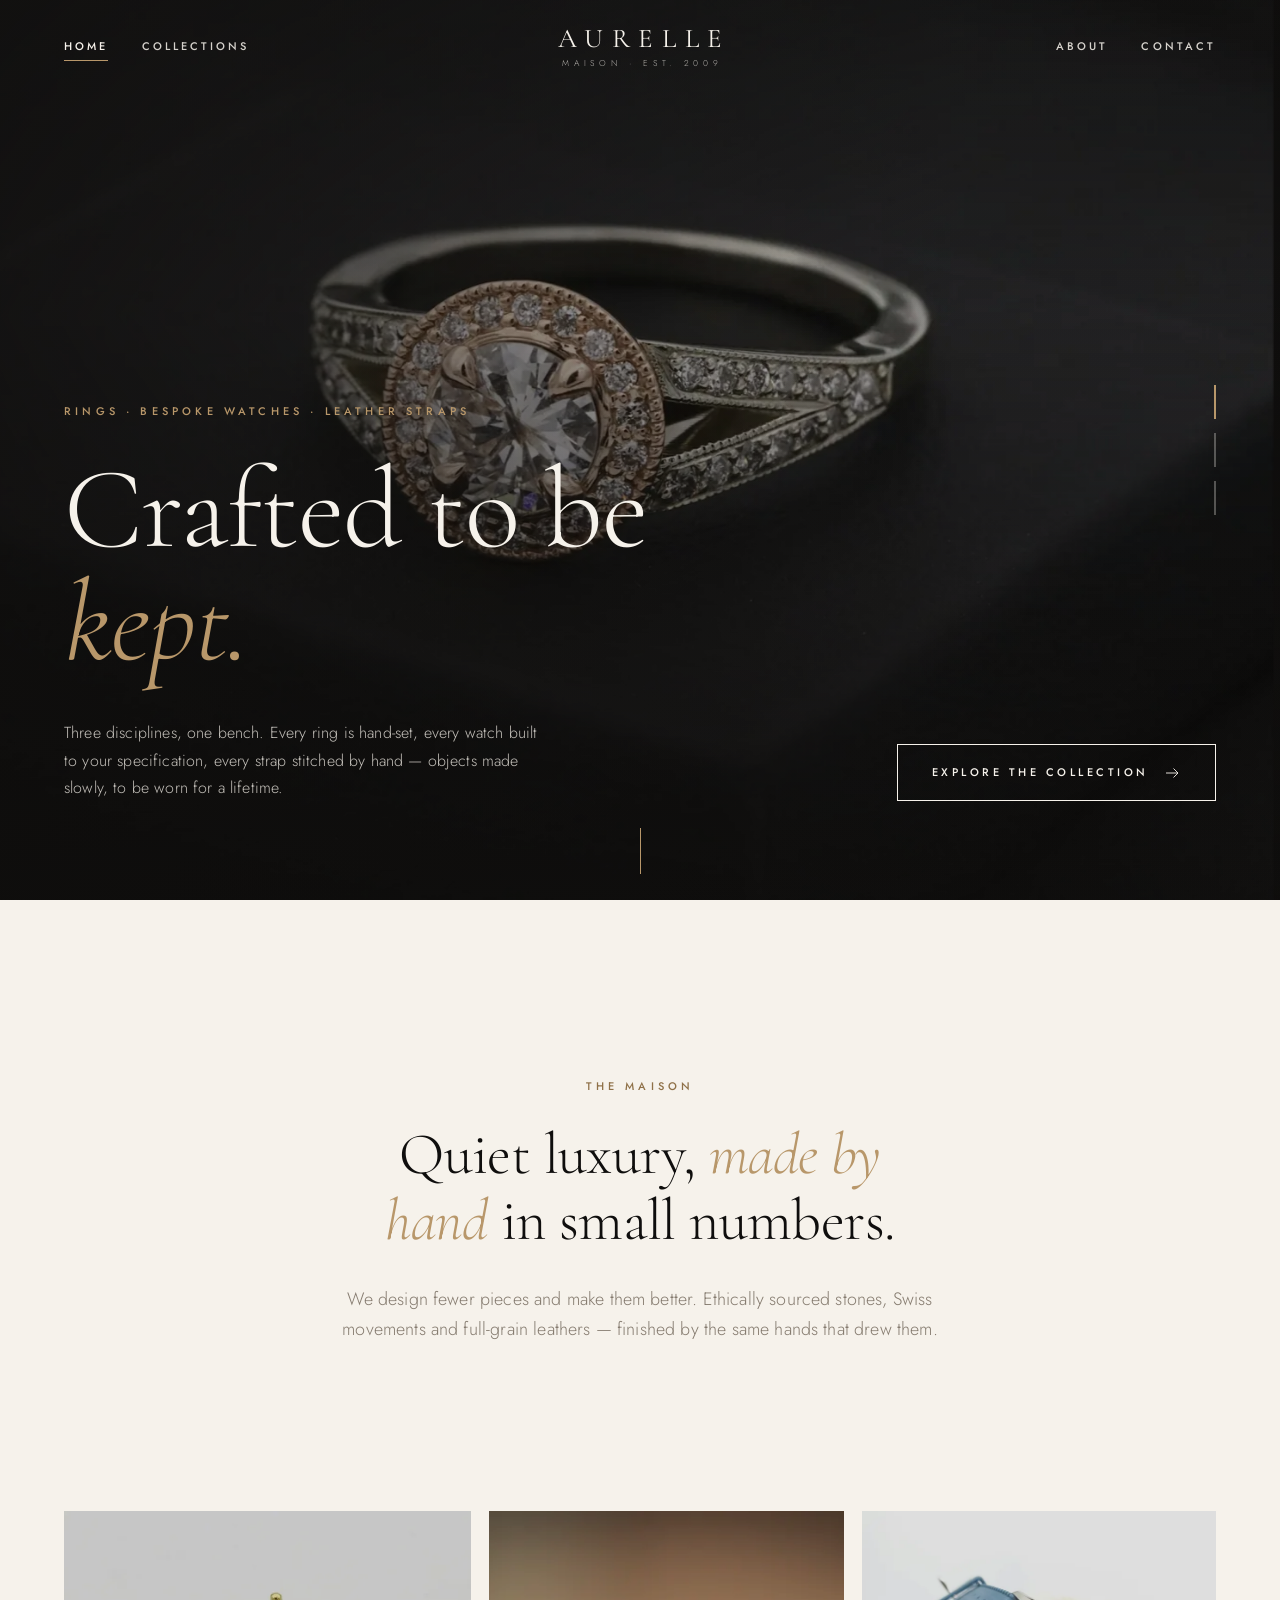
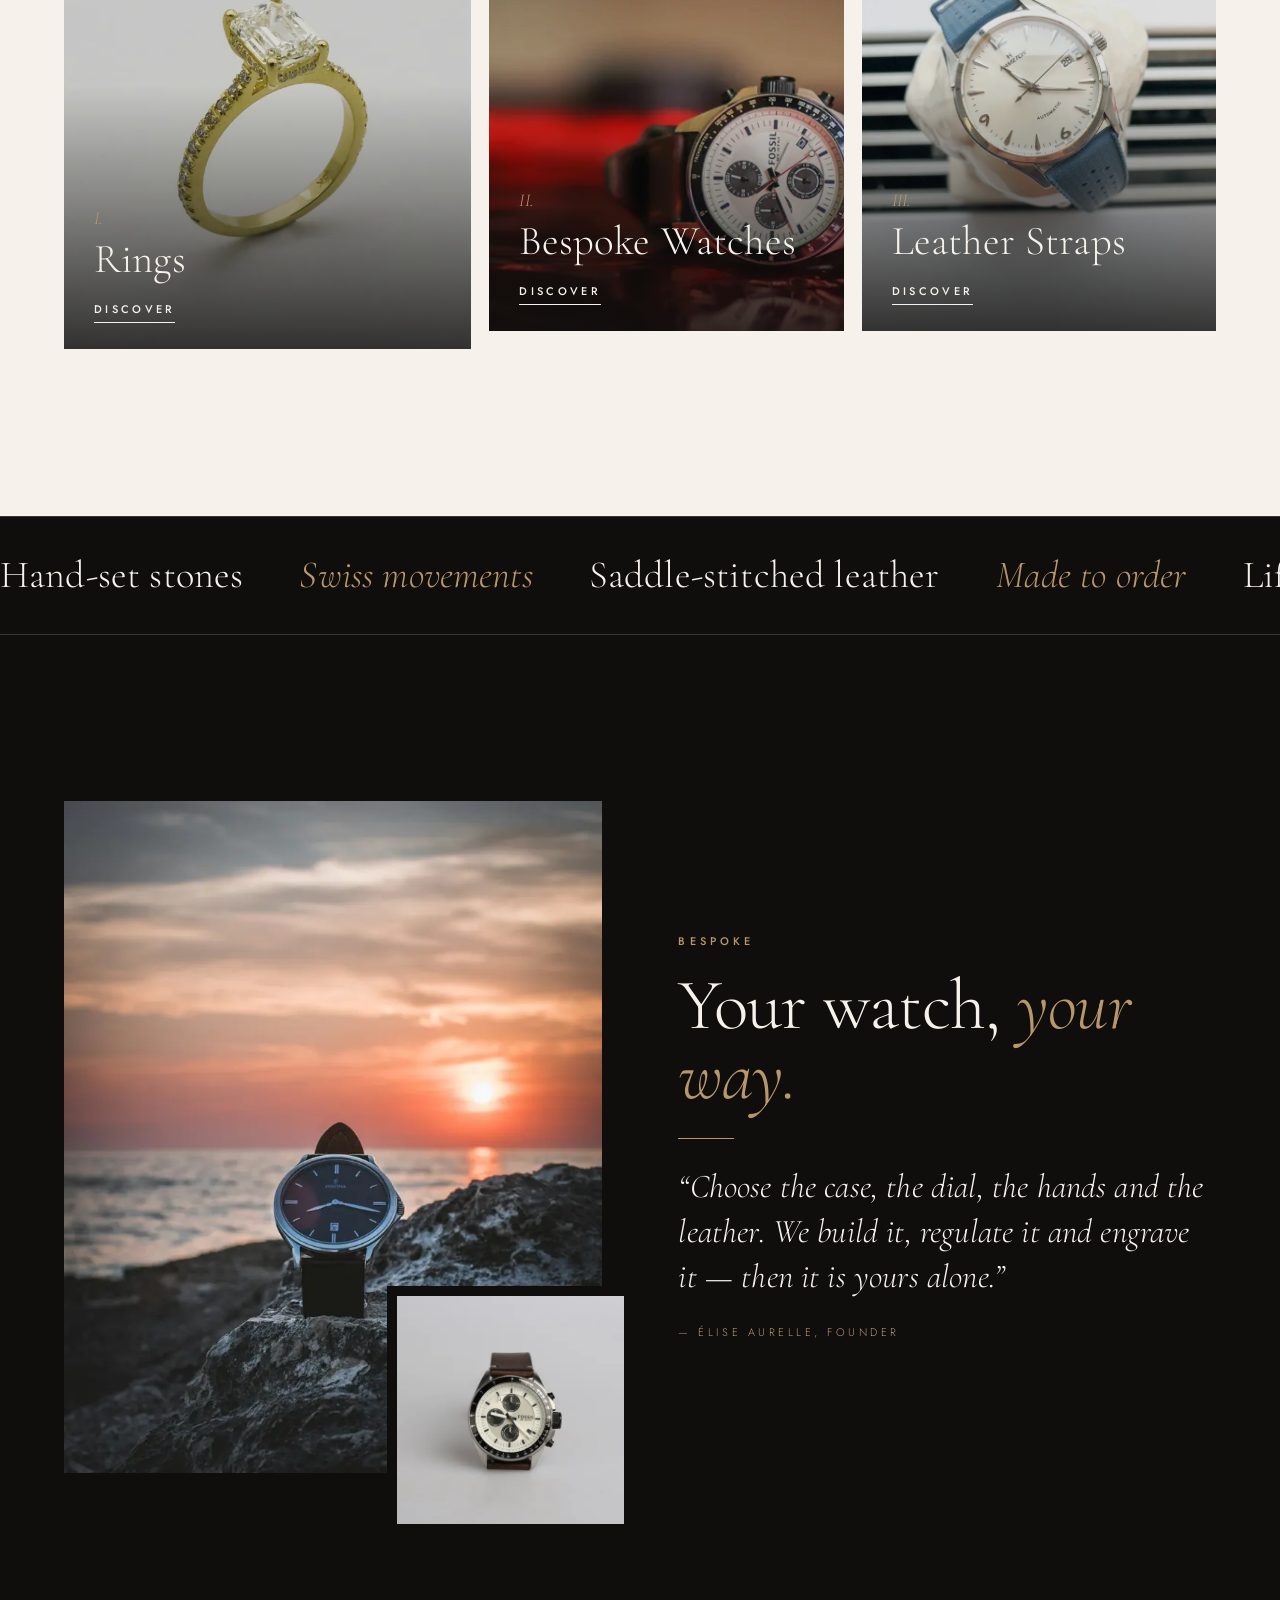
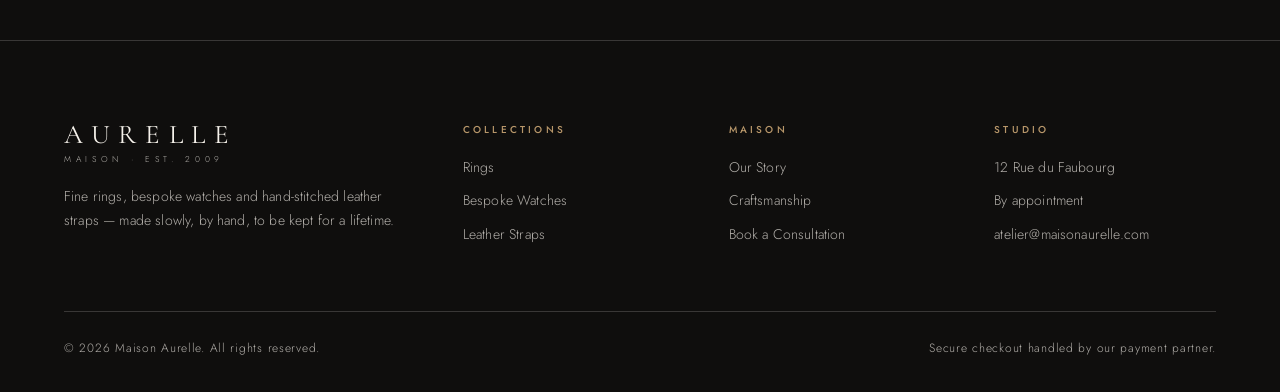
<file: index.html>
<!doctype html>
<html lang="en">
<head>
<meta charset="utf-8">
<meta name="viewport" content="width=device-width, initial-scale=1">
<title>Maison Aurelle — Fine Rings, Bespoke Watches & Leather Straps</title>
<meta name="description" content="Maison Aurelle crafts fine rings, bespoke made-to-order watches and hand-stitched leather watch straps. Explore the collection.">
<link rel="canonical" href="https://akrazalive.github.io/maison-aurelle/">
<meta property="og:type" content="website">
<meta property="og:site_name" content="Maison Aurelle">
<meta property="og:title" content="Maison Aurelle — Fine Rings, Bespoke Watches & Leather Straps">
<meta property="og:description" content="Maison Aurelle crafts fine rings, bespoke made-to-order watches and hand-stitched leather watch straps. Explore the collection.">
<meta property="og:image" content="https://akrazalive.github.io/maison-aurelle/assets/img/ring-nocturne.webp">
<meta name="twitter:card" content="summary_large_image">
<meta name="theme-color" content="#0f0e0d">
<link rel="icon" href="assets/favicon.svg" type="image/svg+xml">
<link rel="preconnect" href="https://fonts.googleapis.com">
<link rel="preconnect" href="https://fonts.gstatic.com" crossorigin>
<link href="https://fonts.googleapis.com/css2?family=Cormorant+Garamond:ital,wght@0,300;0,400;0,500;1,300;1,400&family=Jost:wght@300;400;500&display=swap" rel="stylesheet">
<link rel="stylesheet" href="assets/css/style.css">
<link rel="preload" as="image" href="assets/img/ring-nocturne.webp" fetchpriority="high">
<script type="application/ld+json">{"@context": "https://schema.org", "@type": "JewelryStore", "name": "Maison Aurelle", "url": "https://akrazalive.github.io/maison-aurelle", "image": "https://akrazalive.github.io/maison-aurelle/assets/img/ring-nocturne.webp", "description": "Fine rings, bespoke watches and hand-stitched leather watch straps.", "email": "atelier@maisonaurelle.com", "priceRange": "$$$"}</script>
</head>
<body>
<a href="#main" class="skip" style="position:absolute;left:-9999px">Skip to content</a>
<header class="header">
  <div class="wrap header__bar">
    <nav class="nav" aria-label="Primary"><a href="index.html" aria-current="page">Home</a><a href="collections.html">Collections</a></nav>
    <a class="brand" href="index.html" aria-label="Maison Aurelle home"><span class="brand__name">AURELLE</span><span class="brand__sub">Maison · Est. 2009</span></a>
    <nav class="nav nav--right" aria-label="Secondary"><a href="about.html">About</a><a href="contact.html">Contact</a></nav>
    <button class="menu-btn" type="button" aria-label="Menu" aria-expanded="false"><span></span><span></span></button>
  </div>
</header>
<div class="drawer" aria-label="Mobile menu">
  <a href="index.html">Home</a><a href="collections.html"><em>Collections</em></a><a href="about.html">About</a><a href="contact.html">Contact</a>
  <p class="drawer__foot">Rings · Bespoke Watches · Leather Straps</p>
</div>

<main id="main">
  <section class="hero" aria-label="Introduction">
    <div class="hero__slides" aria-hidden="true">
      <div class="hero__slide is-active"><img src="assets/img/ring-nocturne.webp" alt="" width="1600" height="1067" fetchpriority="high"></div>
      <div class="hero__slide"><img src="assets/img/watch-noir.webp" alt="" width="1600" height="1067" loading="lazy"></div>
      <div class="hero__slide"><img src="assets/img/strap-cognac.webp" alt="" width="1600" height="1067" loading="lazy"></div>
    </div>
    <div class="hero__dots" role="tablist" aria-label="Slides"><button class="is-active" aria-label="Rings"></button><button aria-label="Watches"></button><button aria-label="Straps"></button></div>
    <div class="wrap hero__content">
      <p class="eyebrow">Rings · Bespoke Watches · Leather Straps</p>
      <h1 class="display h1">Crafted to be <em>kept.</em></h1>
      <div class="hero__row">
        <p>Three disciplines, one bench. Every ring is hand-set, every watch built to your specification, every strap stitched by hand — objects made slowly, to be worn for a lifetime.</p>
        <a class="btn btn--light" href="collections.html">Explore the Collection <svg viewBox="0 0 24 24" fill="none" stroke="currentColor" stroke-width="1.2" aria-hidden="true"><path d="M4 12h16M14 6l6 6-6 6"/></svg></a>
      </div>
    </div>
    <span class="scroll-cue" aria-hidden="true"></span>
  </section>

  <section class="section statement">
    <div class="wrap">
      <p class="eyebrow reveal">The Maison</p>
      <h2 class="display reveal reveal-d1">Quiet luxury, <em>made by hand</em> in small numbers.</h2>
      <p class="lede reveal reveal-d2">We design fewer pieces and make them better. Ethically sourced stones, Swiss movements and full-grain leathers — finished by the same hands that drew them.</p>
    </div>
  </section>

  <section class="section section--sand" style="padding-top:0;background:var(--ivory)">
    <div class="wrap">
      <div class="tiles">
        <a class="tile reveal" href="collections.html#rings"><img src="assets/img/ring-aurora-sm.webp" srcset="assets/img/ring-aurora-sm.webp 720w, assets/img/ring-aurora.webp 1600w" sizes="(min-width:820px) 40vw, 92vw" alt="Yellow gold solitaire ring" loading="lazy"><div class="tile__body"><span class="tile__num">I.</span><h3 class="tile__title">Rings</h3><span class="link-line">Discover</span></div></a>
        <a class="tile reveal reveal-d1" href="collections.html#watches"><img src="assets/img/watch-rouge-sm.webp" srcset="assets/img/watch-rouge-sm.webp 720w, assets/img/watch-rouge.webp 1600w" sizes="(min-width:820px) 30vw, 92vw" alt="Bespoke chronograph watch" loading="lazy"><div class="tile__body"><span class="tile__num">II.</span><h3 class="tile__title">Bespoke Watches</h3><span class="link-line">Discover</span></div></a>
        <a class="tile reveal reveal-d2" href="collections.html#straps"><img src="assets/img/strap-riviera-sm.webp" srcset="assets/img/strap-riviera-sm.webp 720w, assets/img/strap-riviera.webp 1600w" sizes="(min-width:820px) 30vw, 92vw" alt="Blue calfskin watch strap" loading="lazy"><div class="tile__body"><span class="tile__num">III.</span><h3 class="tile__title">Leather Straps</h3><span class="link-line">Discover</span></div></a>
      </div>
    </div>
  </section>

  <div class="marquee" aria-hidden="true"><div class="marquee__track">
    <span>Hand-set stones</span><span>Swiss movements</span><span>Saddle-stitched leather</span><span>Made to order</span><span>Lifetime care</span><span>Ethically sourced</span>
    <span>Hand-set stones</span><span>Swiss movements</span><span>Saddle-stitched leather</span><span>Made to order</span><span>Lifetime care</span><span>Ethically sourced</span>
  </div></div>

  <section class="section section--dark">
    <div class="wrap split">
      <div class="split__media reveal"><img src="assets/img/watch-horizon-sm.webp" alt="Bespoke watch on a rock at sunset" loading="lazy"><img class="inset" src="assets/img/strap-havana-sm.webp" alt="Box-stitched leather strap detail" loading="lazy"></div>
      <div class="reveal reveal-d1">
        <p class="eyebrow" style="color:var(--gold)">Bespoke</p>
        <h2 class="display h2" style="margin-top:20px">Your watch, <em>your way.</em></h2>
        <span class="rule"></span>
        <p class="quote">“Choose the case, the dial, the hands and the leather. We build it, regulate it and engrave it — then it is yours alone.”</p>
        <p class="signature">— Élise Aurelle, Founder</p>
      </div>
    </div>
  </section>
</main>
<footer class="footer">
  <div class="wrap">
    <div class="footer__grid">
      <div>
        <a class="brand" href="index.html"><span class="brand__name" style="text-indent:0">AURELLE</span><span class="brand__sub" style="text-indent:0">Maison · Est. 2009</span></a>
        <p style="margin:22px 0 0;max-width:24em">Fine rings, bespoke watches and hand-stitched leather straps — made slowly, by hand, to be kept for a lifetime.</p>
      </div>
      <div><h4>Collections</h4><ul><li><a href="collections.html#rings">Rings</a></li><li><a href="collections.html#watches">Bespoke Watches</a></li><li><a href="collections.html#straps">Leather Straps</a></li></ul></div>
      <div><h4>Maison</h4><ul><li><a href="about.html">Our Story</a></li><li><a href="about.html#craft">Craftsmanship</a></li><li><a href="contact.html">Book a Consultation</a></li></ul></div>
      <div><h4>Studio</h4><ul><li>12 Rue du Faubourg</li><li>By appointment</li><li><a href="mailto:atelier@maisonaurelle.com">atelier@maisonaurelle.com</a></li></ul></div>
    </div>
    <div class="footer__base"><span>© <span data-year>2026</span> Maison Aurelle. All rights reserved.</span><span>Secure checkout handled by our payment partner.</span></div>
  </div>
</footer>
<script src="assets/js/main.js" defer></script>
</body>
</html>
</file>
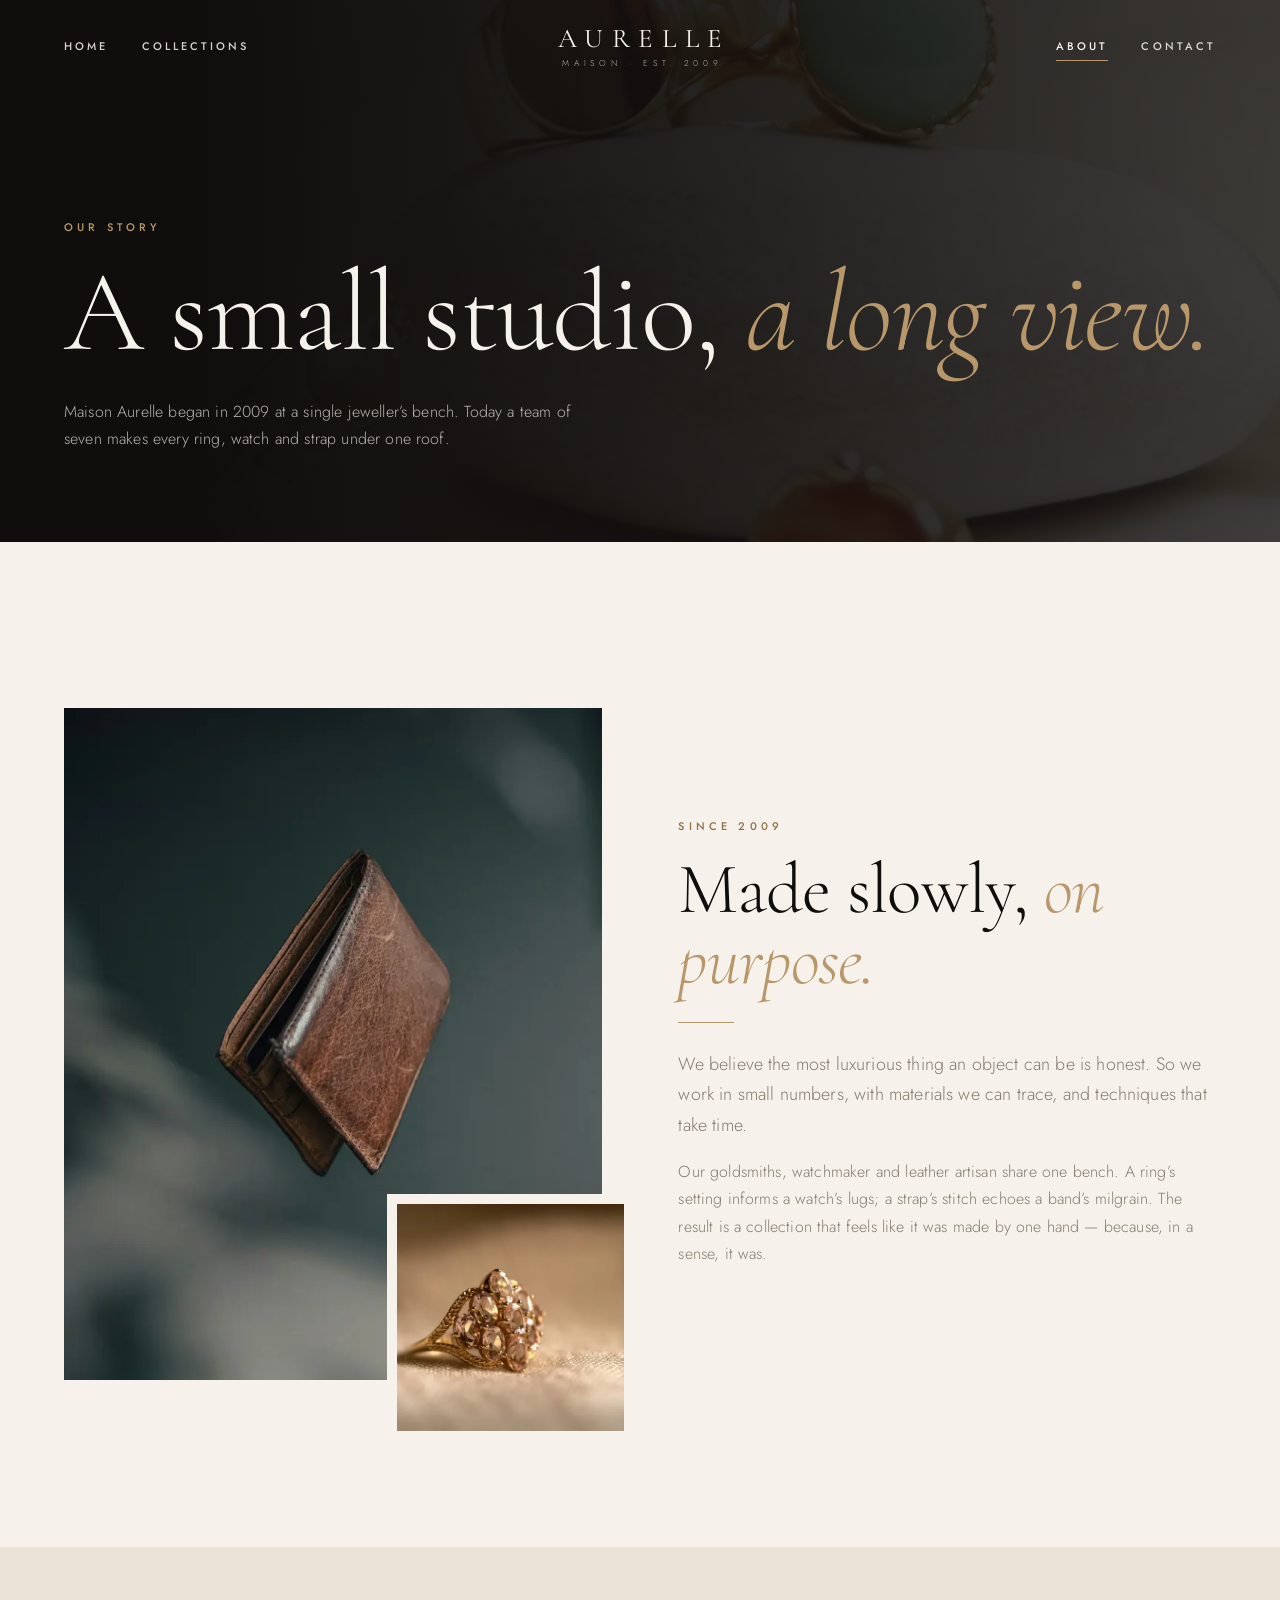
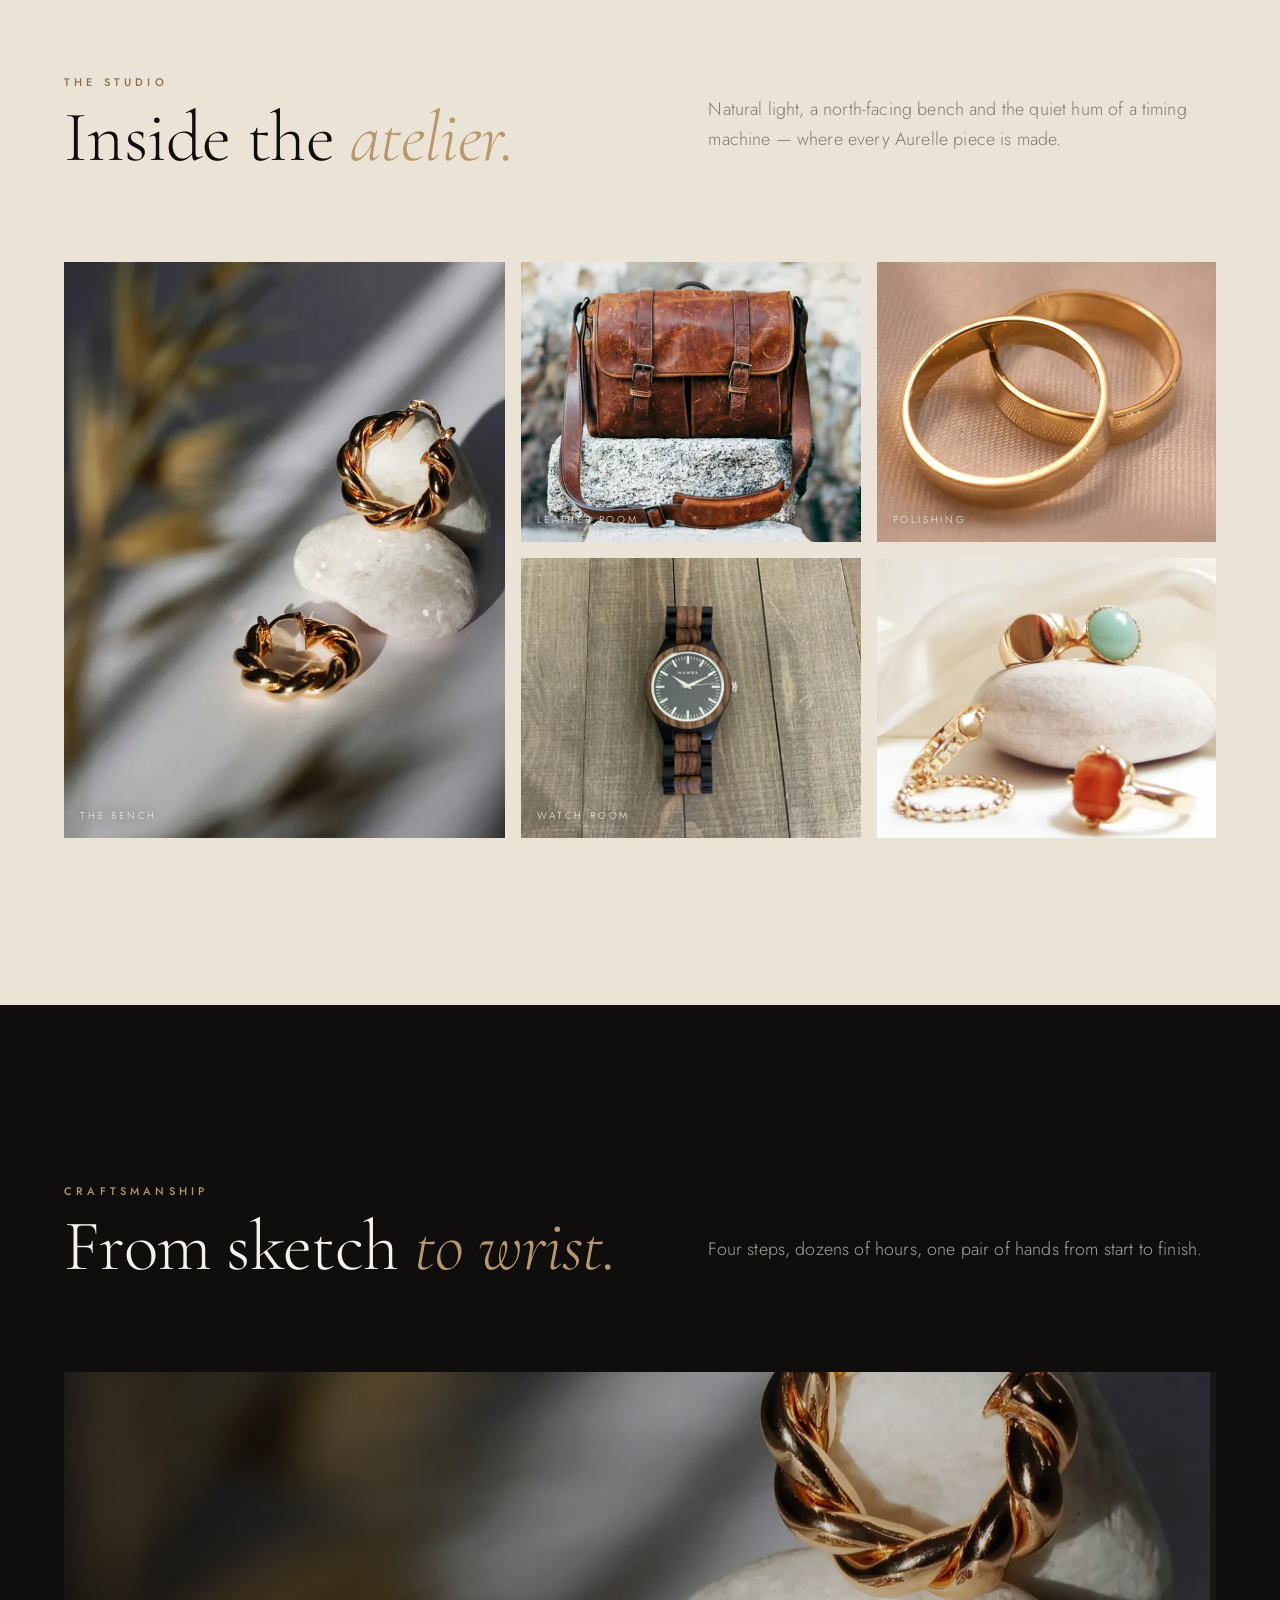
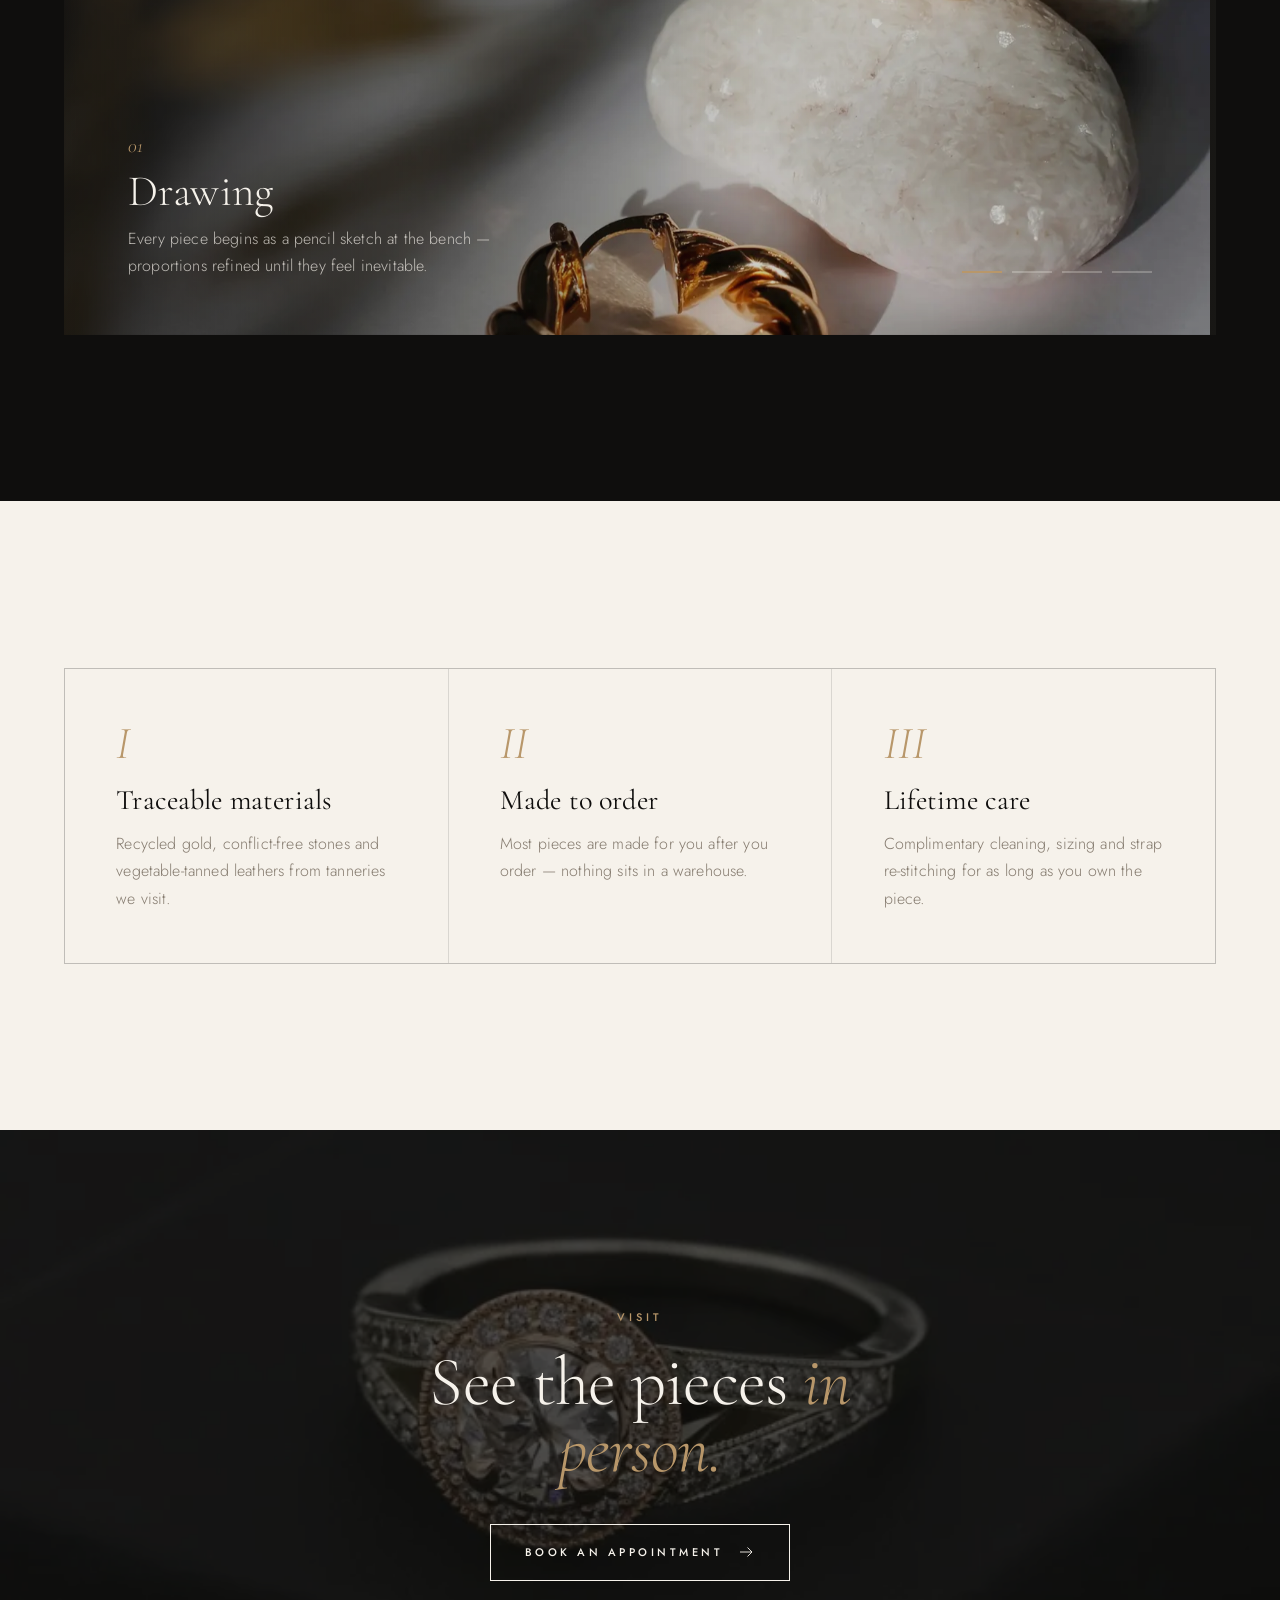
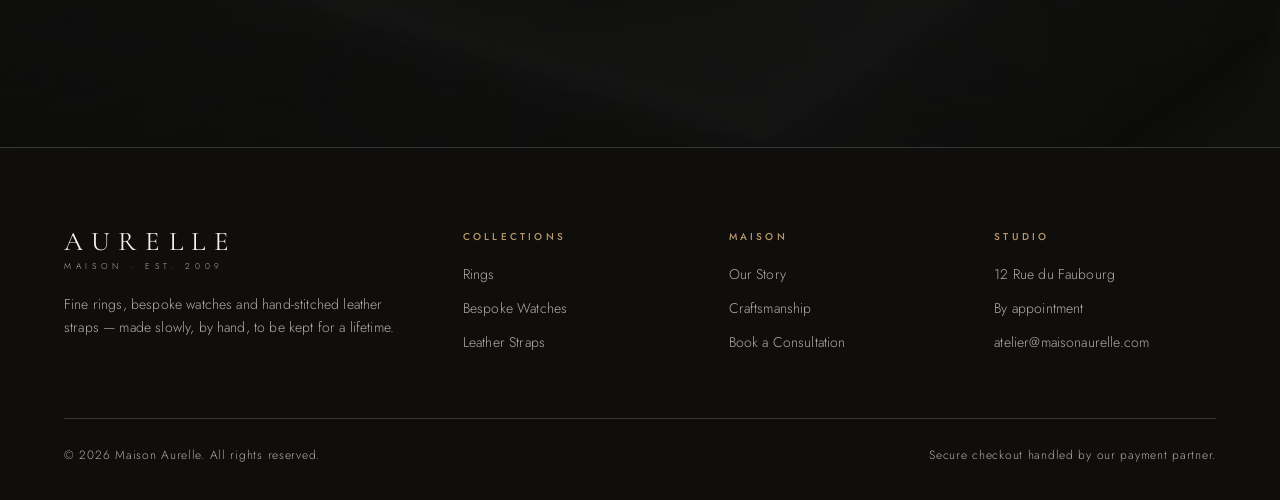
<file: about.html>
<!doctype html>
<html lang="en">
<head>
<meta charset="utf-8">
<meta name="viewport" content="width=device-width, initial-scale=1">
<title>About — Our Story & Craftsmanship | Maison Aurelle</title>
<meta name="description" content="The story of Maison Aurelle: a small studio making fine rings, bespoke watches and hand-stitched straps. See our studio and craftsmanship.">
<link rel="canonical" href="https://akrazalive.github.io/maison-aurelle/about.html">
<meta property="og:type" content="website">
<meta property="og:site_name" content="Maison Aurelle">
<meta property="og:title" content="About — Our Story & Craftsmanship | Maison Aurelle">
<meta property="og:description" content="The story of Maison Aurelle: a small studio making fine rings, bespoke watches and hand-stitched straps. See our studio and craftsmanship.">
<meta property="og:image" content="https://akrazalive.github.io/maison-aurelle/assets/img/studio-twist.webp">
<meta name="twitter:card" content="summary_large_image">
<meta name="theme-color" content="#0f0e0d">
<link rel="icon" href="assets/favicon.svg" type="image/svg+xml">
<link rel="preconnect" href="https://fonts.googleapis.com">
<link rel="preconnect" href="https://fonts.gstatic.com" crossorigin>
<link href="https://fonts.googleapis.com/css2?family=Cormorant+Garamond:ital,wght@0,300;0,400;0,500;1,300;1,400&family=Jost:wght@300;400;500&display=swap" rel="stylesheet">
<link rel="stylesheet" href="assets/css/style.css">

</head>
<body>
<a href="#main" class="skip" style="position:absolute;left:-9999px">Skip to content</a>
<header class="header">
  <div class="wrap header__bar">
    <nav class="nav" aria-label="Primary"><a href="index.html">Home</a><a href="collections.html">Collections</a></nav>
    <a class="brand" href="index.html" aria-label="Maison Aurelle home"><span class="brand__name">AURELLE</span><span class="brand__sub">Maison · Est. 2009</span></a>
    <nav class="nav nav--right" aria-label="Secondary"><a href="about.html" aria-current="page">About</a><a href="contact.html">Contact</a></nav>
    <button class="menu-btn" type="button" aria-label="Menu" aria-expanded="false"><span></span><span></span></button>
  </div>
</header>
<div class="drawer" aria-label="Mobile menu">
  <a href="index.html">Home</a><a href="collections.html"><em>Collections</em></a><a href="about.html">About</a><a href="contact.html">Contact</a>
  <p class="drawer__foot">Rings · Bespoke Watches · Leather Straps</p>
</div>

<main id="main">
  <section class="page-hero">
    <div class="page-hero__bg" aria-hidden="true"><img src="assets/img/studio-stones.webp" alt=""></div>
    <div class="wrap">
      <p class="eyebrow">Our Story</p>
      <h1 class="display h1">A small studio, <em>a long view.</em></h1>
      <p>Maison Aurelle began in 2009 at a single jeweller’s bench. Today a team of seven makes every ring, watch and strap under one roof.</p>
    </div>
  </section>

  <section class="section">
    <div class="wrap split">
      <div class="split__media reveal"><img src="assets/img/studio-wallet-sm.webp" alt="Hand-finished leather goods in the studio" loading="lazy"><img class="inset" src="assets/img/ring-ember-sm.webp" alt="Gold cluster ring on linen" loading="lazy"></div>
      <div class="reveal reveal-d1">
        <p class="eyebrow">Since 2009</p>
        <h2 class="display h2" style="margin-top:20px">Made slowly, <em>on purpose.</em></h2>
        <span class="rule"></span>
        <p class="lede">We believe the most luxurious thing an object can be is honest. So we work in small numbers, with materials we can trace, and techniques that take time.</p>
        <p style="color:var(--taupe)">Our goldsmiths, watchmaker and leather artisan share one bench. A ring’s setting informs a watch’s lugs; a strap’s stitch echoes a band’s milgrain. The result is a collection that feels like it was made by one hand — because, in a sense, it was.</p>
      </div>
    </div>
  </section>

  <section class="section section--sand" style="padding-top:clamp(70px,9vw,120px)">
    <div class="wrap">
      <div class="section-head"><div><p class="eyebrow reveal">The Studio</p><h2 class="display h2 reveal">Inside the <em>atelier.</em></h2></div><p class="lede reveal reveal-d1">Natural light, a north-facing bench and the quiet hum of a timing machine — where every Aurelle piece is made.</p></div>
      <div class="mosaic">
        <figure class="reveal"><img src="assets/img/studio-twist-sm.webp" alt="Twisted gold rings resting on stone" loading="lazy"><figcaption>The bench</figcaption></figure>
        <figure class="reveal reveal-d1"><img src="assets/img/studio-leather-sm.webp" alt="Hand-finished leather bag" loading="lazy"><figcaption>Leather room</figcaption></figure>
        <figure class="reveal reveal-d2"><img src="assets/img/studio-bands-sm.webp" alt="Pair of polished gold wedding bands" loading="lazy"><figcaption>Polishing</figcaption></figure>
        <figure class="reveal reveal-d1"><img src="assets/img/watch-ebene-sm.webp" alt="Wooden watch on timber" loading="lazy"><figcaption>Watch room</figcaption></figure>
        <figure class="reveal reveal-d2"><img src="assets/img/studio-stones-sm.webp" alt="Gemstone rings on a pebble" loading="lazy"><figcaption>Stone selection</figcaption></figure>
      </div>
    </div>
  </section>

  <section class="section section--dark" id="craft">
    <div class="wrap">
      <div class="section-head"><div><p class="eyebrow" style="color:var(--gold)">Craftsmanship</p><h2 class="display h2">From sketch <em>to wrist.</em></h2></div><p class="lede" style="color:rgba(246,242,235,.65)">Four steps, dozens of hours, one pair of hands from start to finish.</p></div>
      <div class="reel" aria-label="Craftsmanship highlight reel">
        <div class="reel__frame is-active"><img src="assets/img/studio-twist.webp" alt="" loading="eager"></div><div class="reel__frame"><img src="assets/img/ring-fleur.webp" alt="" loading="lazy"></div><div class="reel__frame"><img src="assets/img/watch-granite.webp" alt="" loading="lazy"></div><div class="reel__frame"><img src="assets/img/studio-leather.webp" alt="" loading="lazy"></div>
        <div class="reel__caption"><div class="reel__step">01</div><div class="reel__title">Drawing</div><p class="reel__text">Every piece begins as a pencil sketch at the bench — proportions refined until they feel inevitable.</p></div><div class="reel__caption" hidden><div class="reel__step">02</div><div class="reel__title">Setting</div><p class="reel__text">Stones are hand-set under the loupe, each claw shaped and polished individually.</p></div><div class="reel__caption" hidden><div class="reel__step">03</div><div class="reel__title">Assembly</div><p class="reel__text">Movements are cased, regulated in five positions and tested for seven days.</p></div><div class="reel__caption" hidden><div class="reel__step">04</div><div class="reel__title">Stitching</div><p class="reel__text">Leathers are cut, edge-painted in layers and saddle-stitched by hand with waxed linen.</p></div>
        <div class="reel__progress"><span class="is-active"></span><span class=""></span><span class=""></span><span class=""></span></div>
      </div>
    </div>
  </section>

  <section class="section">
    <div class="wrap">
      <div class="values">
        <div class="value reveal"><div class="value__num">I</div><h3 class="h3" style="margin-top:18px">Traceable materials</h3><p>Recycled gold, conflict-free stones and vegetable-tanned leathers from tanneries we visit.</p></div>
        <div class="value reveal reveal-d1"><div class="value__num">II</div><h3 class="h3" style="margin-top:18px">Made to order</h3><p>Most pieces are made for you after you order — nothing sits in a warehouse.</p></div>
        <div class="value reveal reveal-d2"><div class="value__num">III</div><h3 class="h3" style="margin-top:18px">Lifetime care</h3><p>Complimentary cleaning, sizing and strap re-stitching for as long as you own the piece.</p></div>
      </div>
    </div>
  </section>

  <section class="cta-band">
    <div class="cta-band__bg" aria-hidden="true"><img src="assets/img/ring-nocturne-sm.webp" alt="" loading="lazy"></div>
    <div class="wrap"><p class="eyebrow" style="color:var(--gold)">Visit</p><h2 class="display">See the pieces <em>in person.</em></h2><a class="btn btn--light" href="contact.html">Book an appointment <svg viewBox="0 0 24 24" fill="none" stroke="currentColor" stroke-width="1.2" aria-hidden="true"><path d="M4 12h16M14 6l6 6-6 6"/></svg></a></div>
  </section>
</main>
<footer class="footer">
  <div class="wrap">
    <div class="footer__grid">
      <div>
        <a class="brand" href="index.html"><span class="brand__name" style="text-indent:0">AURELLE</span><span class="brand__sub" style="text-indent:0">Maison · Est. 2009</span></a>
        <p style="margin:22px 0 0;max-width:24em">Fine rings, bespoke watches and hand-stitched leather straps — made slowly, by hand, to be kept for a lifetime.</p>
      </div>
      <div><h4>Collections</h4><ul><li><a href="collections.html#rings">Rings</a></li><li><a href="collections.html#watches">Bespoke Watches</a></li><li><a href="collections.html#straps">Leather Straps</a></li></ul></div>
      <div><h4>Maison</h4><ul><li><a href="about.html">Our Story</a></li><li><a href="about.html#craft">Craftsmanship</a></li><li><a href="contact.html">Book a Consultation</a></li></ul></div>
      <div><h4>Studio</h4><ul><li>12 Rue du Faubourg</li><li>By appointment</li><li><a href="mailto:atelier@maisonaurelle.com">atelier@maisonaurelle.com</a></li></ul></div>
    </div>
    <div class="footer__base"><span>© <span data-year>2026</span> Maison Aurelle. All rights reserved.</span><span>Secure checkout handled by our payment partner.</span></div>
  </div>
</footer>
<script src="assets/js/main.js" defer></script>
</body>
</html>
</file>
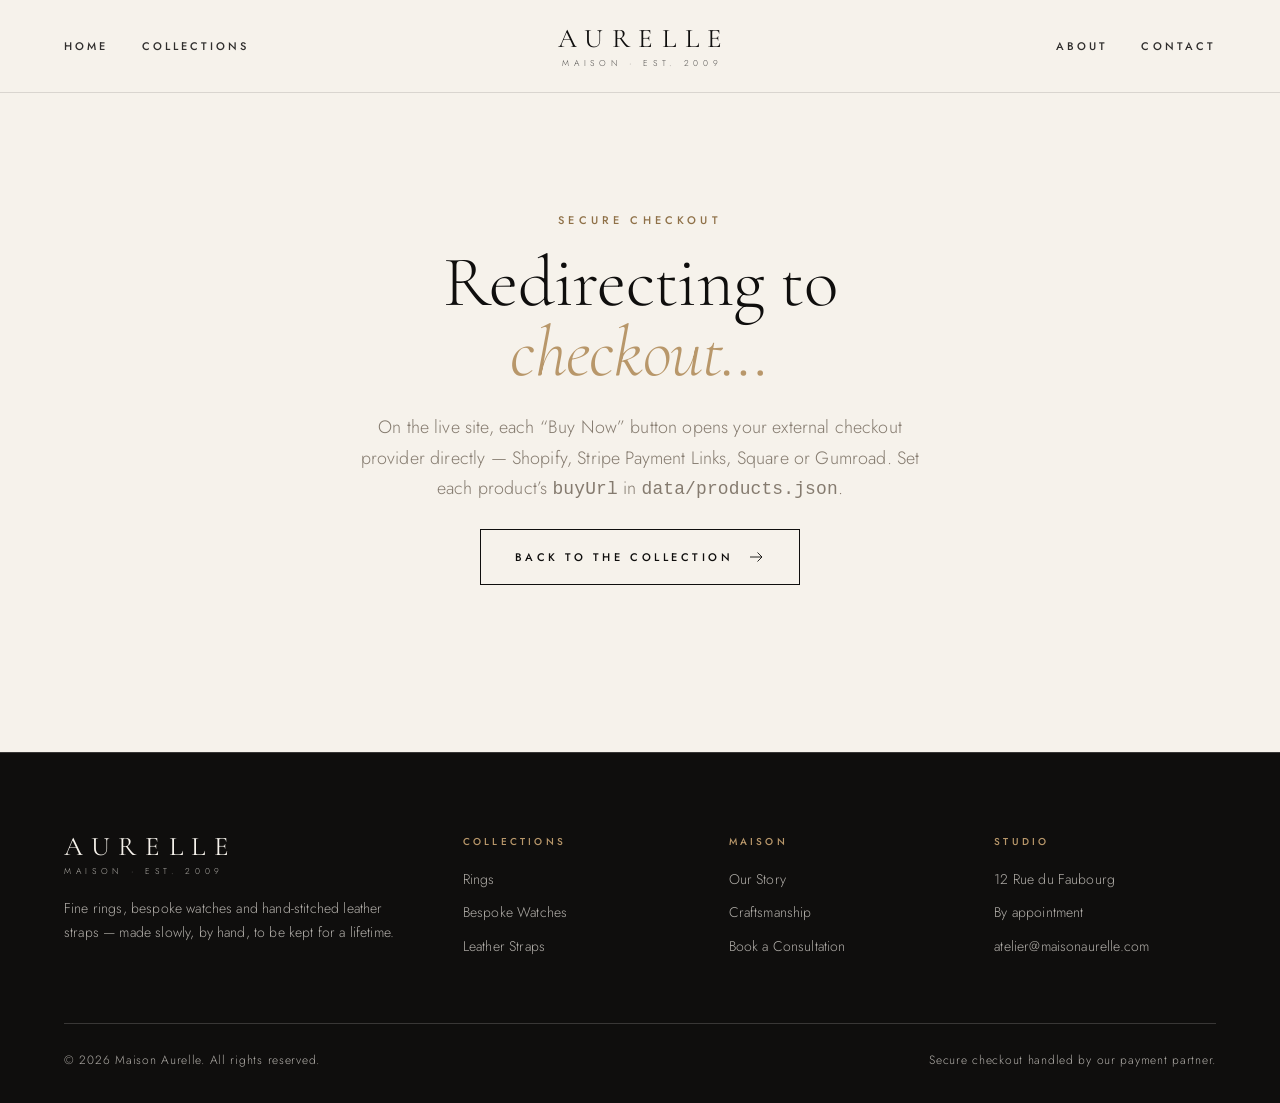
<file: checkout.html>
<!doctype html>
<html lang="en">
<head>
<meta charset="utf-8">
<meta name="viewport" content="width=device-width, initial-scale=1">
<title>Checkout | Maison Aurelle</title>
<meta name="description" content="Secure checkout.">
<link rel="canonical" href="https://akrazalive.github.io/maison-aurelle/checkout.html">
<meta property="og:type" content="website">
<meta property="og:site_name" content="Maison Aurelle">
<meta property="og:title" content="Checkout | Maison Aurelle">
<meta property="og:description" content="Secure checkout.">
<meta property="og:image" content="https://akrazalive.github.io/maison-aurelle/assets/img/ring-nocturne.webp">
<meta name="twitter:card" content="summary_large_image">
<meta name="theme-color" content="#0f0e0d">
<link rel="icon" href="assets/favicon.svg" type="image/svg+xml">
<link rel="preconnect" href="https://fonts.googleapis.com">
<link rel="preconnect" href="https://fonts.gstatic.com" crossorigin>
<link href="https://fonts.googleapis.com/css2?family=Cormorant+Garamond:ital,wght@0,300;0,400;0,500;1,300;1,400&family=Jost:wght@300;400;500&display=swap" rel="stylesheet">
<link rel="stylesheet" href="assets/css/style.css">
<meta name="robots" content="noindex">
</head>
<body>
<a href="#main" class="skip" style="position:absolute;left:-9999px">Skip to content</a>
<header class="header is-light">
  <div class="wrap header__bar">
    <nav class="nav" aria-label="Primary"><a href="index.html">Home</a><a href="collections.html">Collections</a></nav>
    <a class="brand" href="index.html" aria-label="Maison Aurelle home"><span class="brand__name">AURELLE</span><span class="brand__sub">Maison · Est. 2009</span></a>
    <nav class="nav nav--right" aria-label="Secondary"><a href="about.html">About</a><a href="contact.html">Contact</a></nav>
    <button class="menu-btn" type="button" aria-label="Menu" aria-expanded="false"><span></span><span></span></button>
  </div>
</header>
<div class="drawer" aria-label="Mobile menu">
  <a href="index.html">Home</a><a href="collections.html"><em>Collections</em></a><a href="about.html">About</a><a href="contact.html">Contact</a>
  <p class="drawer__foot">Rings · Bespoke Watches · Leather Straps</p>
</div>

<main id="main" class="section" style="padding-top:200px;min-height:70vh">
  <div class="wrap" style="max-width:720px;text-align:center">
    <p class="eyebrow">Secure checkout</p>
    <h1 class="display h2" style="margin-top:18px">Redirecting to <em>checkout…</em></h1>
    <p class="lede" style="margin:24px auto">On the live site, each “Buy Now” button opens your external checkout provider directly — Shopify, Stripe Payment Links, Square or Gumroad. Set each product’s <code>buyUrl</code> in <code>data/products.json</code>.</p>
    <a class="btn btn--dark" href="collections.html">Back to the collection <svg viewBox="0 0 24 24" fill="none" stroke="currentColor" stroke-width="1.2" aria-hidden="true"><path d="M4 12h16M14 6l6 6-6 6"/></svg></a>
  </div>
</main>
<footer class="footer">
  <div class="wrap">
    <div class="footer__grid">
      <div>
        <a class="brand" href="index.html"><span class="brand__name" style="text-indent:0">AURELLE</span><span class="brand__sub" style="text-indent:0">Maison · Est. 2009</span></a>
        <p style="margin:22px 0 0;max-width:24em">Fine rings, bespoke watches and hand-stitched leather straps — made slowly, by hand, to be kept for a lifetime.</p>
      </div>
      <div><h4>Collections</h4><ul><li><a href="collections.html#rings">Rings</a></li><li><a href="collections.html#watches">Bespoke Watches</a></li><li><a href="collections.html#straps">Leather Straps</a></li></ul></div>
      <div><h4>Maison</h4><ul><li><a href="about.html">Our Story</a></li><li><a href="about.html#craft">Craftsmanship</a></li><li><a href="contact.html">Book a Consultation</a></li></ul></div>
      <div><h4>Studio</h4><ul><li>12 Rue du Faubourg</li><li>By appointment</li><li><a href="mailto:atelier@maisonaurelle.com">atelier@maisonaurelle.com</a></li></ul></div>
    </div>
    <div class="footer__base"><span>© <span data-year>2026</span> Maison Aurelle. All rights reserved.</span><span>Secure checkout handled by our payment partner.</span></div>
  </div>
</footer>
<script src="assets/js/main.js" defer></script>
</body>
</html>
</file>
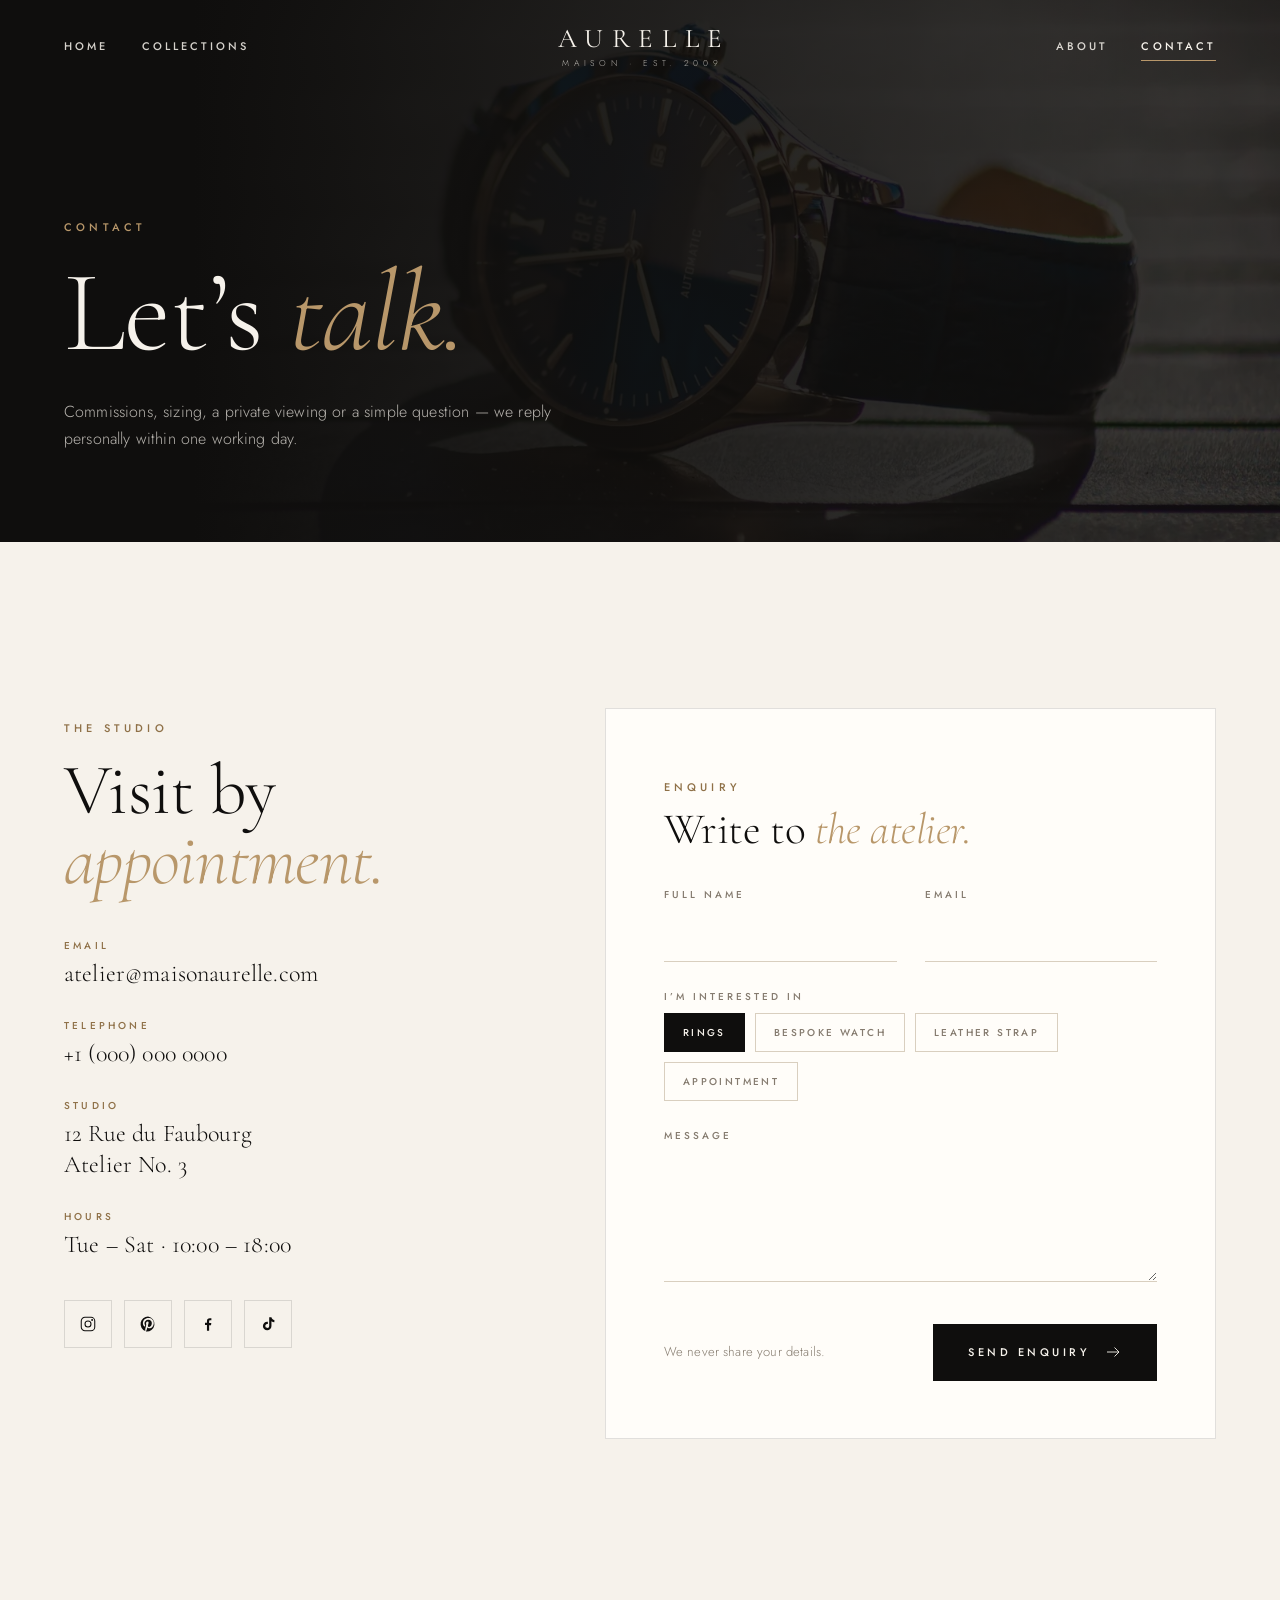
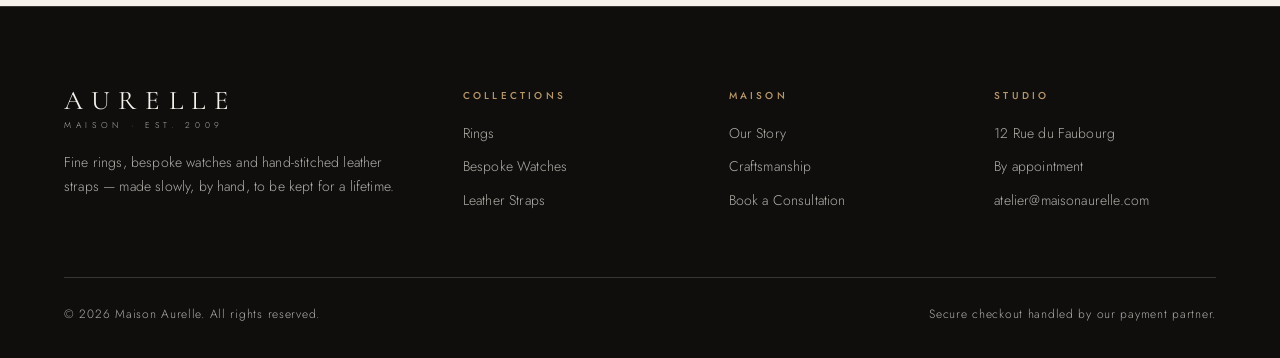
<file: contact.html>
<!doctype html>
<html lang="en">
<head>
<meta charset="utf-8">
<meta name="viewport" content="width=device-width, initial-scale=1">
<title>Contact & Appointments | Maison Aurelle</title>
<meta name="description" content="Contact Maison Aurelle to book a studio appointment, commission a bespoke watch or ask about rings and leather straps.">
<link rel="canonical" href="https://akrazalive.github.io/maison-aurelle/contact.html">
<meta property="og:type" content="website">
<meta property="og:site_name" content="Maison Aurelle">
<meta property="og:title" content="Contact & Appointments | Maison Aurelle">
<meta property="og:description" content="Contact Maison Aurelle to book a studio appointment, commission a bespoke watch or ask about rings and leather straps.">
<meta property="og:image" content="https://akrazalive.github.io/maison-aurelle/assets/img/strap-riviera.webp">
<meta name="twitter:card" content="summary_large_image">
<meta name="theme-color" content="#0f0e0d">
<link rel="icon" href="assets/favicon.svg" type="image/svg+xml">
<link rel="preconnect" href="https://fonts.googleapis.com">
<link rel="preconnect" href="https://fonts.gstatic.com" crossorigin>
<link href="https://fonts.googleapis.com/css2?family=Cormorant+Garamond:ital,wght@0,300;0,400;0,500;1,300;1,400&family=Jost:wght@300;400;500&display=swap" rel="stylesheet">
<link rel="stylesheet" href="assets/css/style.css">

</head>
<body>
<a href="#main" class="skip" style="position:absolute;left:-9999px">Skip to content</a>
<header class="header">
  <div class="wrap header__bar">
    <nav class="nav" aria-label="Primary"><a href="index.html">Home</a><a href="collections.html">Collections</a></nav>
    <a class="brand" href="index.html" aria-label="Maison Aurelle home"><span class="brand__name">AURELLE</span><span class="brand__sub">Maison · Est. 2009</span></a>
    <nav class="nav nav--right" aria-label="Secondary"><a href="about.html">About</a><a href="contact.html" aria-current="page">Contact</a></nav>
    <button class="menu-btn" type="button" aria-label="Menu" aria-expanded="false"><span></span><span></span></button>
  </div>
</header>
<div class="drawer" aria-label="Mobile menu">
  <a href="index.html">Home</a><a href="collections.html"><em>Collections</em></a><a href="about.html">About</a><a href="contact.html">Contact</a>
  <p class="drawer__foot">Rings · Bespoke Watches · Leather Straps</p>
</div>

<main id="main">
  <section class="page-hero">
    <div class="page-hero__bg" aria-hidden="true"><img src="assets/img/strap-midnight.webp" alt=""></div>
    <div class="wrap">
      <p class="eyebrow">Contact</p>
      <h1 class="display h1">Let’s <em>talk.</em></h1>
      <p>Commissions, sizing, a private viewing or a simple question — we reply personally within one working day.</p>
    </div>
  </section>
  <section class="section">
    <div class="wrap contact">
      <div class="reveal">
        <p class="eyebrow">The Studio</p>
        <h2 class="display h2" style="margin-top:18px">Visit by <em>appointment.</em></h2>
        <ul class="info-list">
          <li><span class="label">Email</span><a class="val" href="mailto:atelier@maisonaurelle.com">atelier@maisonaurelle.com</a></li>
          <li><span class="label">Telephone</span><a class="val" href="tel:+10000000000">+1 (000) 000 0000</a></li>
          <li><span class="label">Studio</span><span class="val">12 Rue du Faubourg<br>Atelier No. 3</span></li>
          <li><span class="label">Hours</span><span class="val">Tue – Sat · 10:00 – 18:00</span></li>
        </ul>
        <div class="socials"><a href="#" aria-label="Instagram"><svg viewBox="0 0 24 24" fill="none" stroke="currentColor" stroke-width="1.4"><rect x="3" y="3" width="18" height="18" rx="5"/><circle cx="12" cy="12" r="4"/><circle cx="17.5" cy="6.5" r="0.6" fill="currentColor"/></svg></a><a href="#" aria-label="Pinterest"><svg viewBox="0 0 24 24" fill="currentColor"><path d="M12 2a10 10 0 0 0-3.6 19.3c-.1-.8-.2-2 0-2.9l1.3-5.4s-.3-.7-.3-1.6c0-1.5.9-2.7 2-2.7.9 0 1.4.7 1.4 1.6 0 1-.6 2.4-.9 3.7-.3 1.1.6 2 1.7 2 2 0 3.5-2.1 3.5-5.2 0-2.7-1.9-4.6-4.7-4.6-3.2 0-5.1 2.4-5.1 4.9 0 1 .4 2 .8 2.6.1.1.1.2.1.3l-.3 1.2c0 .2-.2.2-.4.1-1.4-.7-2.3-2.7-2.3-4.4 0-3.6 2.6-6.9 7.5-6.9 3.9 0 7 2.8 7 6.6 0 3.9-2.5 7.1-5.9 7.1-1.2 0-2.2-.6-2.6-1.3l-.7 2.7c-.3 1-1 2.2-1.4 2.9A10 10 0 1 0 12 2z"/></svg></a><a href="#" aria-label="Facebook"><svg viewBox="0 0 24 24" fill="currentColor"><path d="M13.5 21v-7.5h2.5l.4-3h-2.9V8.6c0-.9.3-1.5 1.5-1.5h1.5V4.4c-.3 0-1.2-.1-2.2-.1-2.2 0-3.7 1.3-3.7 3.8v2.2H8v3h2.6V21h2.9z"/></svg></a><a href="#" aria-label="TikTok"><svg viewBox="0 0 24 24" fill="currentColor"><path d="M16.6 3c.4 2 1.7 3.4 3.9 3.6v3a7 7 0 0 1-3.9-1.2v6.2a5.7 5.7 0 1 1-5.7-5.7c.3 0 .6 0 .9.1v3.1a2.6 2.6 0 1 0 1.8 2.5V3h3z"/></svg></a></div>
      </div>
      <div class="form reveal reveal-d1">
        <p class="eyebrow">Enquiry</p>
        <h2 class="display" style="font-size:clamp(32px,3.4vw,46px)">Write to <em>the atelier.</em></h2>
        <form id="contact-form" action="https://formspree.io/f/YOUR_FORM_ID" method="POST" novalidate>
          <div class="form-grid">
            <div class="field"><label for="f-name">Full name</label><input id="f-name" name="name" autocomplete="name" required><span class="err">Please tell us your name.</span></div>
            <div class="field"><label for="f-email">Email</label><input id="f-email" name="email" type="email" autocomplete="email" required><span class="err">Please enter a valid email.</span></div>
            <div class="field field--full"><label>I’m interested in</label>
              <div class="choice">
                <label><input type="radio" name="interest" value="Rings" checked><span>Rings</span></label>
                <label><input type="radio" name="interest" value="Bespoke watch"><span>Bespoke watch</span></label>
                <label><input type="radio" name="interest" value="Leather strap"><span>Leather strap</span></label>
                <label><input type="radio" name="interest" value="Appointment"><span>Appointment</span></label>
              </div>
            </div>
            <div class="field field--full"><label for="f-msg">Message</label><textarea id="f-msg" name="message" required></textarea><span class="err">Please add a short message.</span></div>
          </div>
          <div class="form__foot"><p class="form__note">We never share your details.</p><button class="btn btn--gold" type="submit">Send enquiry <svg viewBox="0 0 24 24" fill="none" stroke="currentColor" stroke-width="1.2" aria-hidden="true"><path d="M4 12h16M14 6l6 6-6 6"/></svg></button></div>
          <div class="form__success" role="status"><p class="eyebrow">Thank you</p><h3 class="display" style="font-size:40px;margin-top:12px">Your note is <em>on its way.</em></h3><p class="lede" style="margin:16px auto 0">We’ll reply personally within one working day.</p></div>
        </form>
      </div>
    </div>
  </section>
</main>
<footer class="footer">
  <div class="wrap">
    <div class="footer__grid">
      <div>
        <a class="brand" href="index.html"><span class="brand__name" style="text-indent:0">AURELLE</span><span class="brand__sub" style="text-indent:0">Maison · Est. 2009</span></a>
        <p style="margin:22px 0 0;max-width:24em">Fine rings, bespoke watches and hand-stitched leather straps — made slowly, by hand, to be kept for a lifetime.</p>
      </div>
      <div><h4>Collections</h4><ul><li><a href="collections.html#rings">Rings</a></li><li><a href="collections.html#watches">Bespoke Watches</a></li><li><a href="collections.html#straps">Leather Straps</a></li></ul></div>
      <div><h4>Maison</h4><ul><li><a href="about.html">Our Story</a></li><li><a href="about.html#craft">Craftsmanship</a></li><li><a href="contact.html">Book a Consultation</a></li></ul></div>
      <div><h4>Studio</h4><ul><li>12 Rue du Faubourg</li><li>By appointment</li><li><a href="mailto:atelier@maisonaurelle.com">atelier@maisonaurelle.com</a></li></ul></div>
    </div>
    <div class="footer__base"><span>© <span data-year>2026</span> Maison Aurelle. All rights reserved.</span><span>Secure checkout handled by our payment partner.</span></div>
  </div>
</footer>
<script src="assets/js/main.js" defer></script>
</body>
</html>
</file>
<file: assets/css/style.css>
/* ==========================================================================
   Maison Aurelle — Designer Jewelry Showcase
   Onyx · Ivory · Champagne. Cormorant Garamond (display) + Jost (text).
   ========================================================================== */

:root {
  --ink: #0f0e0d;
  --ink-2: #1b1917;
  --ivory: #f6f2eb;
  --sand: #ebe3d6;
  --stone: #d9cfbf;
  --gold: #b8976a;
  --gold-deep: #8f7148;
  --taupe: #857b6f;
  --line: rgba(15, 14, 13, 0.12);
  --line-light: rgba(246, 242, 235, 0.18);
  --serif: "Cormorant Garamond", "Times New Roman", serif;
  --sans: "Jost", "Helvetica Neue", Arial, sans-serif;
  --ease: cubic-bezier(0.22, 1, 0.36, 1);
  --max: 1320px;
  --gutter: clamp(20px, 5vw, 64px);
}

*,
*::before,
*::after {
  box-sizing: border-box;
}
html {
  scroll-behavior: smooth;
  -webkit-text-size-adjust: 100%;
}
body {
  margin: 0;
  background: var(--ivory);
  color: var(--ink);
  font-family: var(--sans);
  font-weight: 300;
  font-size: 16px;
  line-height: 1.7;
  letter-spacing: 0.01em;
  -webkit-font-smoothing: antialiased;
}
img {
  display: block;
  max-width: 100%;
  height: auto;
}
a {
  color: inherit;
  text-decoration: none;
}
button {
  font: inherit;
  cursor: pointer;
}
:focus-visible {
  outline: 1px solid var(--gold);
  outline-offset: 4px;
}
::selection {
  background: var(--gold);
  color: var(--ink);
}

/* ---------- Type ---------- */
.eyebrow {
  font-family: var(--sans);
  font-size: 11px;
  font-weight: 500;
  letter-spacing: 0.38em;
  text-transform: uppercase;
  color: var(--gold-deep);
}
.display {
  font-family: var(--serif);
  font-weight: 300;
  line-height: 0.98;
  letter-spacing: -0.01em;
  margin: 0;
}
.display em {
  font-style: italic;
  color: var(--gold);
}
.h1 {
  font-size: clamp(52px, 9vw, 132px);
}
.h2 {
  font-size: clamp(40px, 5.6vw, 78px);
}
.h3 {
  font-family: var(--serif);
  font-weight: 400;
  font-size: clamp(24px, 2.2vw, 30px);
  line-height: 1.15;
  margin: 0;
}
.lede {
  font-size: clamp(17px, 1.4vw, 20px);
  color: var(--taupe);
  max-width: 34em;
}
.wrap {
  max-width: var(--max);
  margin: 0 auto;
  padding: 0 var(--gutter);
}
.rule {
  display: block;
  width: 56px;
  height: 1px;
  background: var(--gold);
  margin: 26px 0;
}

/* ---------- Buttons ---------- */
.btn {
  display: inline-flex;
  align-items: center;
  gap: 14px;
  padding: 18px 34px;
  font-size: 11px;
  font-weight: 500;
  letter-spacing: 0.32em;
  text-transform: uppercase;
  border: 1px solid currentColor;
  background: transparent;
  color: inherit;
  transition: background 0.5s var(--ease), color 0.5s var(--ease), border-color 0.5s var(--ease);
}
.btn svg {
  width: 18px;
  height: 18px;
  transition: transform 0.5s var(--ease);
}
.btn:hover svg {
  transform: translateX(6px);
}
.btn--light {
  color: var(--ivory);
}
.btn--light:hover {
  background: var(--ivory);
  color: var(--ink);
}
.btn--dark {
  color: var(--ink);
}
.btn--dark:hover {
  background: var(--ink);
  color: var(--ivory);
}
.btn--gold {
  background: var(--ink);
  color: var(--ivory);
  border-color: var(--ink);
}
.btn--gold:hover {
  background: var(--gold);
  border-color: var(--gold);
  color: var(--ink);
}
.link-line {
  position: relative;
  font-size: 11px;
  font-weight: 500;
  letter-spacing: 0.3em;
  text-transform: uppercase;
  padding-bottom: 6px;
}
.link-line::after {
  content: "";
  position: absolute;
  left: 0;
  bottom: 0;
  height: 1px;
  width: 100%;
  background: currentColor;
  transform-origin: right;
  transition: transform 0.6s var(--ease);
}
.link-line:hover::after {
  transform: scaleX(0.3);
}

/* ---------- Header ---------- */
.header {
  position: fixed;
  inset: 0 0 auto 0;
  z-index: 50;
  color: var(--ivory);
  transition: background 0.5s var(--ease), color 0.5s var(--ease), box-shadow 0.5s var(--ease), padding 0.5s var(--ease);
}
.header__bar {
  display: grid;
  grid-template-columns: 1fr auto 1fr;
  align-items: center;
  height: 92px;
  transition: height 0.5s var(--ease);
}
.header.is-solid,
.header.is-light {
  background: rgba(246, 242, 235, 0.94);
  backdrop-filter: blur(14px);
  -webkit-backdrop-filter: blur(14px);
  color: var(--ink);
  box-shadow: 0 1px 0 var(--line);
}
.header.is-solid .header__bar {
  height: 72px;
}
.brand {
  text-align: center;
  line-height: 1;
}
.brand__name {
  display: block;
  font-family: var(--serif);
  font-size: 27px;
  font-weight: 400;
  letter-spacing: 0.32em;
  text-indent: 0.32em;
}
.brand__sub {
  display: block;
  margin-top: 7px;
  font-size: 8.5px;
  letter-spacing: 0.55em;
  text-indent: 0.55em;
  text-transform: uppercase;
  opacity: 0.7;
}
.nav {
  display: flex;
  gap: clamp(18px, 2.6vw, 40px);
  font-size: 11px;
  font-weight: 500;
  letter-spacing: 0.28em;
  text-transform: uppercase;
}
.nav--right {
  justify-content: flex-end;
}
.nav a {
  position: relative;
  padding: 6px 0;
  opacity: 0.86;
  transition: opacity 0.3s;
}
.nav a::after {
  content: "";
  position: absolute;
  left: 0;
  right: 0;
  bottom: 0;
  height: 1px;
  background: var(--gold);
  transform: scaleX(0);
  transition: transform 0.5s var(--ease);
}
.nav a:hover,
.nav a[aria-current="page"] {
  opacity: 1;
}
.nav a:hover::after,
.nav a[aria-current="page"]::after {
  transform: scaleX(1);
}
.menu-btn {
  display: none;
  justify-self: end;
  width: 44px;
  height: 44px;
  border: 0;
  background: none;
  color: inherit;
  position: relative;
}
.menu-btn span {
  position: absolute;
  left: 10px;
  right: 10px;
  height: 1px;
  background: currentColor;
  transition: transform 0.4s var(--ease), opacity 0.3s;
}
.menu-btn span:nth-child(1) {
  top: 17px;
}
.menu-btn span:nth-child(2) {
  top: 26px;
}
.menu-open .menu-btn span:nth-child(1) {
  transform: translateY(4.5px) rotate(45deg);
}
.menu-open .menu-btn span:nth-child(2) {
  transform: translateY(-4.5px) rotate(-45deg);
}
.drawer {
  position: fixed;
  inset: 0;
  z-index: 40;
  background: var(--ink);
  color: var(--ivory);
  display: flex;
  flex-direction: column;
  justify-content: center;
  padding: 120px var(--gutter) 60px;
  opacity: 0;
  visibility: hidden;
  transition: opacity 0.5s var(--ease), visibility 0.5s;
}
.menu-open .drawer {
  opacity: 1;
  visibility: visible;
}
.drawer a {
  font-family: var(--serif);
  font-size: 44px;
  font-weight: 300;
  line-height: 1.5;
}
.drawer a em {
  color: var(--gold);
}
.drawer__foot {
  margin-top: 40px;
  font-size: 11px;
  letter-spacing: 0.3em;
  text-transform: uppercase;
  color: var(--taupe);
}

/* ---------- Hero ---------- */
.hero {
  position: relative;
  height: 100svh;
  min-height: 640px;
  overflow: hidden;
  background: var(--ink);
  color: var(--ivory);
}
.hero__slides,
.hero__slide {
  position: absolute;
  inset: 0;
}
.hero__slide {
  opacity: 0;
  transition: opacity 1.8s ease;
}
.hero__slide.is-active {
  opacity: 1;
}
.hero__slide img {
  width: 100%;
  height: 100%;
  object-fit: cover;
  transform: scale(1.12);
}
.hero__slide.is-active img {
  animation: kenburns 9s ease-out forwards;
}
@keyframes kenburns {
  from {
    transform: scale(1.14) translate3d(0, 0, 0);
  }
  to {
    transform: scale(1.02) translate3d(-1.5%, -1%, 0);
  }
}
.hero::after {
  content: "";
  position: absolute;
  inset: 0;
  background: linear-gradient(90deg, rgba(15, 14, 13, 0.78) 0%, rgba(15, 14, 13, 0.35) 48%, rgba(15, 14, 13, 0.1) 75%),
    linear-gradient(180deg, rgba(15, 14, 13, 0.55) 0%, rgba(15, 14, 13, 0.1) 35%, rgba(15, 14, 13, 0.85) 100%);
}
.hero__content {
  position: relative;
  z-index: 2;
  height: 100%;
  display: flex;
  flex-direction: column;
  justify-content: flex-end;
  padding-bottom: clamp(70px, 11vh, 130px);
}
.hero .eyebrow {
  color: var(--gold);
}
.hero h1 {
  margin-top: 22px;
  max-width: 11ch;
}
.hero__row {
  margin-top: 40px;
  display: flex;
  flex-wrap: wrap;
  align-items: flex-end;
  justify-content: space-between;
  gap: 32px;
}
.hero__row p {
  margin: 0;
  max-width: 30em;
  color: rgba(246, 242, 235, 0.78);
  font-size: clamp(16px, 1.25vw, 19px);
}
.hero__dots {
  position: absolute;
  z-index: 3;
  right: var(--gutter);
  top: 50%;
  transform: translateY(-50%);
  display: grid;
  gap: 14px;
}
.hero__dots button {
  width: 2px;
  height: 34px;
  padding: 0;
  border: 0;
  background: rgba(246, 242, 235, 0.3);
  transition: background 0.4s;
}
.hero__dots button.is-active {
  background: var(--gold);
}
.scroll-cue {
  position: absolute;
  z-index: 3;
  left: 50%;
  bottom: 26px;
  width: 1px;
  height: 46px;
  background: rgba(246, 242, 235, 0.25);
  overflow: hidden;
}
.scroll-cue::after {
  content: "";
  position: absolute;
  inset: 0;
  background: var(--gold);
  animation: cue 2.2s var(--ease) infinite;
}
@keyframes cue {
  from {
    transform: translateY(-100%);
  }
  to {
    transform: translateY(100%);
  }
}

/* ---------- Sections ---------- */
.section {
  padding: clamp(90px, 13vw, 180px) 0;
}
.section--dark {
  background: var(--ink);
  color: var(--ivory);
}
.section--sand {
  background: var(--sand);
}
.section-head {
  display: grid;
  grid-template-columns: 1fr;
  gap: 24px;
  margin-bottom: clamp(48px, 7vw, 90px);
}
@media (min-width: 900px) {
  .section-head {
    grid-template-columns: 1.1fr 0.9fr;
    align-items: end;
  }
}

/* Statement */
.statement {
  text-align: center;
}
.statement .display {
  font-size: clamp(34px, 4.6vw, 64px);
  line-height: 1.12;
  max-width: 19ch;
  margin: 26px auto 0;
}
.statement .lede {
  margin: 30px auto 0;
}

/* Collection tiles */
.tiles {
  display: grid;
  gap: 18px;
  grid-template-columns: 1fr;
}
@media (min-width: 820px) {
  .tiles {
    grid-template-columns: 1.15fr 1fr 1fr;
  }
  .tile:first-child {
    grid-row: span 2;
  }
}
.tile {
  position: relative;
  overflow: hidden;
  min-height: 420px;
  color: var(--ivory);
  background: var(--ink-2);
}
.tile img {
  position: absolute;
  inset: 0;
  width: 100%;
  height: 100%;
  object-fit: cover;
  transition: transform 1.6s var(--ease), opacity 0.6s;
  opacity: 0.86;
}
.tile:hover img {
  transform: scale(1.06);
  opacity: 1;
}
.tile::after {
  content: "";
  position: absolute;
  inset: 0;
  background: linear-gradient(180deg, transparent 40%, rgba(15, 14, 13, 0.8));
}
.tile__body {
  position: absolute;
  z-index: 2;
  left: 30px;
  right: 30px;
  bottom: 28px;
}
.tile__num {
  font-family: var(--serif);
  font-style: italic;
  color: var(--gold);
  font-size: 18px;
}
.tile__title {
  font-family: var(--serif);
  font-size: clamp(32px, 3.2vw, 46px);
  font-weight: 300;
  line-height: 1;
  margin: 6px 0 14px;
}

/* Split feature */
.split {
  display: grid;
  gap: clamp(40px, 6vw, 96px);
  align-items: center;
}
@media (min-width: 900px) {
  .split {
    grid-template-columns: 1fr 1fr;
  }
  .split--rev .split__media {
    order: 2;
  }
}
.split__media {
  position: relative;
}
.split__media img {
  width: 100%;
  aspect-ratio: 4 / 5;
  object-fit: cover;
}
.split__media .inset {
  position: absolute;
  width: 46%;
  right: -6%;
  bottom: -9%;
  aspect-ratio: 1;
  object-fit: cover;
  border: 10px solid var(--ivory);
}
.section--dark .split__media .inset {
  border-color: var(--ink);
}
.quote {
  font-family: var(--serif);
  font-style: italic;
  font-weight: 300;
  font-size: clamp(26px, 2.6vw, 36px);
  line-height: 1.35;
  margin: 0;
}
.signature {
  margin-top: 24px;
  font-size: 11px;
  letter-spacing: 0.32em;
  text-transform: uppercase;
  color: var(--gold);
}

/* Marquee of craft words */
.marquee {
  overflow: hidden;
  border-top: 1px solid var(--line-light);
  border-bottom: 1px solid var(--line-light);
  padding: 26px 0;
  background: var(--ink);
  color: var(--ivory);
}
.marquee__track {
  display: flex;
  gap: 56px;
  width: max-content;
  animation: marquee 38s linear infinite;
  font-family: var(--serif);
  font-size: clamp(26px, 3vw, 40px);
  font-weight: 300;
  white-space: nowrap;
}
.marquee__track span:nth-child(even) {
  color: var(--gold);
  font-style: italic;
}
@keyframes marquee {
  to {
    transform: translateX(-50%);
  }
}

/* ---------- Page hero (inner pages) ---------- */
.page-hero {
  position: relative;
  padding: 190px 0 90px;
  background: var(--ink);
  color: var(--ivory);
  overflow: hidden;
}
.page-hero__bg {
  position: absolute;
  inset: 0;
  opacity: 0.32;
}
.page-hero__bg img {
  width: 100%;
  height: 100%;
  object-fit: cover;
}
.page-hero::after {
  content: "";
  position: absolute;
  inset: 0;
  background: linear-gradient(90deg, var(--ink) 15%, rgba(15, 14, 13, 0.4));
}
.page-hero .wrap {
  position: relative;
  z-index: 2;
}
.page-hero .eyebrow {
  color: var(--gold);
}
.page-hero h1 {
  margin-top: 20px;
}
.page-hero p {
  margin: 28px 0 0;
  max-width: 34em;
  color: rgba(246, 242, 235, 0.72);
}

/* ---------- Collection sub-nav ---------- */
.subnav {
  position: sticky;
  top: 72px;
  z-index: 30;
  background: rgba(246, 242, 235, 0.95);
  backdrop-filter: blur(12px);
  -webkit-backdrop-filter: blur(12px);
  border-bottom: 1px solid var(--line);
}
.subnav .wrap {
  display: flex;
  gap: clamp(20px, 4vw, 56px);
  overflow-x: auto;
  scrollbar-width: none;
}
.subnav a {
  flex: none;
  padding: 22px 0;
  font-size: 11px;
  font-weight: 500;
  letter-spacing: 0.3em;
  text-transform: uppercase;
  color: var(--taupe);
  border-bottom: 1px solid transparent;
  transition: color 0.3s, border-color 0.3s;
}
.subnav a.is-active,
.subnav a:hover {
  color: var(--ink);
  border-color: var(--gold);
}
.subnav sup {
  font-family: var(--serif);
  font-style: italic;
  font-size: 13px;
  letter-spacing: 0;
  color: var(--gold);
  margin-left: 4px;
}

/* ---------- Product grid ---------- */
.collection {
  padding: clamp(80px, 10vw, 140px) 0 0;
  scroll-margin-top: 130px;
}
.collection:last-of-type {
  padding-bottom: clamp(90px, 12vw, 160px);
}
.grid {
  display: grid;
  gap: clamp(28px, 3.4vw, 48px) clamp(18px, 2.4vw, 32px);
  grid-template-columns: repeat(2, minmax(0, 1fr));
}
@media (min-width: 980px) {
  .grid {
    grid-template-columns: repeat(3, minmax(0, 1fr));
  }
}
@media (max-width: 520px) {
  .grid {
    grid-template-columns: 1fr;
  }
}
.card {
  display: flex;
  flex-direction: column;
}
.card__media {
  position: relative;
  overflow: hidden;
  background: var(--sand);
  aspect-ratio: 4 / 5;
  border: 0;
  padding: 0;
  width: 100%;
}
.card__media img {
  width: 100%;
  height: 100%;
  object-fit: cover;
  transition: transform 1.4s var(--ease);
}
.card:hover .card__media img {
  transform: scale(1.05);
}
.card__zoom {
  position: absolute;
  right: 14px;
  top: 14px;
  width: 42px;
  height: 42px;
  display: grid;
  place-items: center;
  background: rgba(246, 242, 235, 0.92);
  color: var(--ink);
  opacity: 0;
  transform: translateY(-6px);
  transition: opacity 0.4s, transform 0.4s var(--ease);
}
.card__zoom svg {
  width: 17px;
  height: 17px;
}
.card:hover .card__zoom,
.card__media:focus-visible .card__zoom {
  opacity: 1;
  transform: none;
}
.card__tag {
  position: absolute;
  left: 14px;
  top: 14px;
  padding: 6px 11px;
  font-size: 9px;
  font-weight: 500;
  letter-spacing: 0.28em;
  text-transform: uppercase;
  background: var(--ink);
  color: var(--ivory);
}
.card__body {
  padding-top: 20px;
  display: flex;
  flex-direction: column;
  flex: 1;
}
.card__meta {
  font-size: 11px;
  letter-spacing: 0.22em;
  text-transform: uppercase;
  color: var(--taupe);
  margin-top: 8px;
}
.card__foot {
  margin-top: auto;
  padding-top: 18px;
  display: flex;
  align-items: center;
  justify-content: space-between;
  gap: 12px;
  border-top: 1px solid var(--line);
}
.card__price {
  font-family: var(--serif);
  font-size: 22px;
}
.buy {
  display: inline-flex;
  align-items: center;
  gap: 10px;
  padding: 12px 18px;
  font-size: 10px;
  font-weight: 500;
  letter-spacing: 0.28em;
  text-transform: uppercase;
  background: var(--ink);
  color: var(--ivory);
  transition: background 0.4s var(--ease), color 0.4s var(--ease);
}
.buy svg {
  width: 13px;
  height: 13px;
}
.buy:hover {
  background: var(--gold);
  color: var(--ink);
}

/* ---------- Lightbox ---------- */
.lightbox {
  position: fixed;
  inset: 0;
  z-index: 100;
  display: grid;
  grid-template-rows: auto 1fr auto;
  background: rgba(10, 9, 8, 0.97);
  color: var(--ivory);
  opacity: 0;
  visibility: hidden;
  transition: opacity 0.45s var(--ease), visibility 0.45s;
}
.lightbox.is-open {
  opacity: 1;
  visibility: visible;
}
.lightbox__top,
.lightbox__bottom {
  display: flex;
  align-items: center;
  justify-content: space-between;
  gap: 16px;
  padding: 18px var(--gutter);
}
.lightbox__count {
  font-family: var(--serif);
  font-style: italic;
  color: var(--gold);
  font-size: 18px;
}
.lightbox__stage {
  position: relative;
  overflow: hidden;
  display: grid;
  place-items: center;
  cursor: zoom-in;
  touch-action: pan-y;
}
.lightbox__stage.is-zoomed {
  cursor: zoom-out;
}
.lightbox__stage img {
  max-width: min(92vw, 1200px);
  max-height: 100%;
  object-fit: contain;
  transition: transform 0.5s var(--ease), opacity 0.35s;
  will-change: transform;
}
.lightbox__stage.is-zoomed img {
  transform: scale(2.2);
  transition: transform 0.25s ease-out;
}
.lb-btn {
  width: 50px;
  height: 50px;
  border: 1px solid var(--line-light);
  background: transparent;
  color: var(--ivory);
  display: grid;
  place-items: center;
  transition: border-color 0.3s, color 0.3s;
}
.lb-btn:hover {
  border-color: var(--gold);
  color: var(--gold);
}
.lb-btn svg {
  width: 20px;
  height: 20px;
}
.lb-nav {
  position: absolute;
  top: 50%;
  transform: translateY(-50%);
  z-index: 2;
}
.lb-prev {
  left: var(--gutter);
}
.lb-next {
  right: var(--gutter);
}
.lightbox__title {
  font-family: var(--serif);
  font-size: clamp(22px, 2.4vw, 30px);
  line-height: 1.1;
}
.lightbox__sub {
  font-size: 11px;
  letter-spacing: 0.24em;
  text-transform: uppercase;
  color: rgba(246, 242, 235, 0.6);
  margin-top: 6px;
}
.lightbox .buy {
  background: var(--gold);
  color: var(--ink);
}
.lightbox .buy:hover {
  background: var(--ivory);
}
.lightbox__hint {
  font-size: 10px;
  letter-spacing: 0.28em;
  text-transform: uppercase;
  color: rgba(246, 242, 235, 0.45);
}

/* ---------- About ---------- */
.mosaic {
  display: grid;
  gap: 16px;
  grid-template-columns: repeat(2, 1fr);
}
@media (min-width: 900px) {
  .mosaic {
    grid-template-columns: 1.3fr 1fr 1fr;
    grid-template-rows: 280px 280px;
  }
  .mosaic figure:first-child {
    grid-row: span 2;
  }
}
.mosaic figure {
  margin: 0;
  position: relative;
  overflow: hidden;
  min-height: 220px;
}
.mosaic img {
  width: 100%;
  height: 100%;
  object-fit: cover;
  transition: transform 1.4s var(--ease);
}
.mosaic figure:hover img {
  transform: scale(1.05);
}
.mosaic figcaption {
  position: absolute;
  left: 16px;
  bottom: 14px;
  font-size: 10px;
  letter-spacing: 0.28em;
  text-transform: uppercase;
  color: var(--ivory);
  text-shadow: 0 1px 12px rgba(0, 0, 0, 0.6);
}
.reel {
  position: relative;
  width: 100%;
  height: clamp(440px, 44vw, 600px);
  overflow: hidden;
  background: var(--ink-2);
}
.reel__frame {
  position: absolute;
  inset: 0;
  opacity: 0;
  transition: opacity 1.4s ease;
}
.reel__frame.is-active {
  opacity: 1;
}
.reel__frame img {
  width: 100%;
  height: 100%;
  object-fit: cover;
}
.reel__frame.is-active img {
  animation: kenburns 7s ease-out forwards;
}
.reel::after {
  content: "";
  position: absolute;
  inset: 0;
  background: linear-gradient(90deg, rgba(15, 14, 13, 0.82) 0%, rgba(15, 14, 13, 0.2) 60%);
}
.reel__caption {
  position: absolute;
  z-index: 2;
  left: clamp(24px, 5vw, 64px);
  bottom: clamp(24px, 5vw, 56px);
  max-width: 26em;
}
.reel__step {
  font-family: var(--serif);
  font-style: italic;
  color: var(--gold);
  font-size: 20px;
}
.reel__title {
  font-family: var(--serif);
  font-size: clamp(30px, 3.4vw, 48px);
  font-weight: 300;
  line-height: 1.05;
  margin: 6px 0 10px;
}
.reel__text {
  color: rgba(246, 242, 235, 0.72);
  margin: 0;
}
.reel__progress {
  position: absolute;
  z-index: 2;
  right: clamp(24px, 5vw, 64px);
  bottom: clamp(30px, 5vw, 62px);
  display: flex;
  gap: 10px;
}
.reel__progress span {
  width: 40px;
  height: 2px;
  background: rgba(246, 242, 235, 0.25);
  overflow: hidden;
  position: relative;
}
.reel__progress span.is-active::after {
  content: "";
  position: absolute;
  inset: 0;
  background: var(--gold);
  animation: fill 4.5s linear forwards;
}
@keyframes fill {
  from {
    transform: translateX(-100%);
  }
  to {
    transform: none;
  }
}
.values {
  display: grid;
  gap: 1px;
  background: var(--line);
  border: 1px solid var(--line);
  grid-template-columns: 1fr;
}
@media (min-width: 820px) {
  .values {
    grid-template-columns: repeat(3, 1fr);
  }
}
.value {
  background: var(--ivory);
  padding: clamp(32px, 4vw, 54px);
}
.value__num {
  font-family: var(--serif);
  font-style: italic;
  font-size: 46px;
  color: var(--gold);
  line-height: 1;
}
.value p {
  color: var(--taupe);
  margin: 14px 0 0;
}

/* ---------- Contact ---------- */
.contact {
  display: grid;
  gap: clamp(48px, 7vw, 110px);
}
@media (min-width: 960px) {
  .contact {
    grid-template-columns: 0.85fr 1.15fr;
  }
}
.info-list {
  list-style: none;
  padding: 0;
  margin: 40px 0 0;
  display: grid;
  gap: 28px;
}
.info-list li {
  display: grid;
  gap: 4px;
}
.info-list .label {
  font-size: 10px;
  font-weight: 500;
  letter-spacing: 0.32em;
  text-transform: uppercase;
  color: var(--gold-deep);
}
.info-list .val {
  font-family: var(--serif);
  font-size: 24px;
  line-height: 1.3;
}
.socials {
  display: flex;
  gap: 12px;
  margin-top: 40px;
}
.socials a {
  width: 48px;
  height: 48px;
  display: grid;
  place-items: center;
  border: 1px solid var(--line);
  transition: background 0.4s var(--ease), color 0.4s, border-color 0.4s;
}
.socials a:hover {
  background: var(--ink);
  color: var(--gold);
  border-color: var(--ink);
}
.socials svg {
  width: 18px;
  height: 18px;
}
.form {
  background: #fffdf9;
  border: 1px solid var(--line);
  padding: clamp(28px, 4.5vw, 60px);
}
.form h2 {
  margin-bottom: 8px;
}
.form-grid {
  display: grid;
  gap: 26px 28px;
  margin-top: 36px;
}
@media (min-width: 640px) {
  .form-grid {
    grid-template-columns: 1fr 1fr;
  }
  .field--full {
    grid-column: 1 / -1;
  }
}
.field {
  position: relative;
}
.field label {
  display: block;
  font-size: 10px;
  font-weight: 500;
  letter-spacing: 0.3em;
  text-transform: uppercase;
  color: var(--taupe);
  margin-bottom: 8px;
}
.field input,
.field select,
.field textarea {
  width: 100%;
  padding: 12px 0;
  border: 0;
  border-bottom: 1px solid var(--stone);
  background: transparent;
  font: 400 17px/1.5 var(--sans);
  color: var(--ink);
  border-radius: 0;
  transition: border-color 0.4s;
  -webkit-appearance: none;
  appearance: none;
}
.field textarea {
  min-height: 130px;
  resize: vertical;
}
.field input:focus,
.field select:focus,
.field textarea:focus {
  outline: none;
  border-color: var(--gold);
}
.field .err {
  display: none;
  font-size: 12px;
  color: #a2412f;
  margin-top: 6px;
}
.field.is-invalid .err {
  display: block;
}
.field.is-invalid input,
.field.is-invalid textarea {
  border-color: #a2412f;
}
.choice {
  display: flex;
  flex-wrap: wrap;
  gap: 10px;
}
.choice label {
  position: relative;
  margin: 0;
}
.choice input {
  position: absolute;
  inset: 0;
  width: 100%;
  height: 100%;
  margin: 0;
  opacity: 0;
  pointer-events: none;
}
.choice span {
  display: inline-block;
  padding: 10px 18px;
  border: 1px solid var(--stone);
  font-size: 10px;
  letter-spacing: 0.24em;
  text-transform: uppercase;
  color: var(--taupe);
  cursor: pointer;
  transition: all 0.3s;
}
.choice input:checked + span {
  background: var(--ink);
  border-color: var(--ink);
  color: var(--ivory);
}
.form__foot {
  margin-top: 34px;
  display: flex;
  flex-wrap: wrap;
  align-items: center;
  justify-content: space-between;
  gap: 18px;
}
.form__note {
  font-size: 13px;
  color: var(--taupe);
}
.form__success {
  display: none;
  text-align: center;
  padding: 40px 0 10px;
}
.form.is-sent .form-grid,
.form.is-sent .form__foot {
  display: none;
}
.form.is-sent .form__success {
  display: block;
}

/* ---------- CTA band + footer ---------- */
.cta-band {
  position: relative;
  overflow: hidden;
  padding: clamp(100px, 13vw, 170px) 0;
  background: var(--ink);
  color: var(--ivory);
  text-align: center;
}
.cta-band__bg {
  position: absolute;
  inset: 0;
  opacity: 0.28;
}
.cta-band__bg img {
  width: 100%;
  height: 100%;
  object-fit: cover;
}
.cta-band .wrap {
  position: relative;
}
.cta-band .display {
  font-size: clamp(40px, 5.4vw, 76px);
  max-width: 14ch;
  margin: 22px auto 40px;
}
.footer {
  background: var(--ink);
  color: rgba(246, 242, 235, 0.7);
  padding: 80px 0 34px;
  border-top: 1px solid var(--line-light);
  font-size: 14px;
}
.footer__grid {
  display: grid;
  gap: 44px;
  grid-template-columns: 1fr;
}
@media (min-width: 820px) {
  .footer__grid {
    grid-template-columns: 1.6fr 1fr 1fr 1fr;
  }
}
.footer .brand {
  text-align: left;
  color: var(--ivory);
}
.footer h4 {
  margin: 0 0 18px;
  font-size: 10px;
  font-weight: 500;
  letter-spacing: 0.32em;
  text-transform: uppercase;
  color: var(--gold);
}
.footer ul {
  list-style: none;
  margin: 0;
  padding: 0;
  display: grid;
  gap: 10px;
}
.footer a:hover {
  color: var(--ivory);
}
.footer__base {
  margin-top: 64px;
  padding-top: 26px;
  border-top: 1px solid var(--line-light);
  display: flex;
  flex-wrap: wrap;
  justify-content: space-between;
  gap: 12px;
  font-size: 12px;
  letter-spacing: 0.06em;
}

/* ---------- Reveal on scroll ---------- */
.reveal {
  opacity: 0;
  transform: translateY(28px);
  transition: opacity 1.2s var(--ease), transform 1.2s var(--ease);
}
.reveal.is-in {
  opacity: 1;
  transform: none;
}
.reveal-d1 {
  transition-delay: 0.12s;
}
.reveal-d2 {
  transition-delay: 0.24s;
}

/* ---------- Responsive ---------- */
@media (max-width: 960px) {
  .nav {
    display: none;
  }
  .header__bar {
    grid-template-columns: 44px 1fr 44px;
  }
  .brand {
    grid-column: 2;
  }
  .menu-btn {
    display: block;
    grid-column: 3;
  }
  .hero::after {
    background: linear-gradient(180deg, rgba(15, 14, 13, 0.6) 0%, rgba(15, 14, 13, 0.45) 40%, rgba(15, 14, 13, 0.92) 100%);
  }
  .brand__sub {
    letter-spacing: 0.42em;
    text-indent: 0.42em;
  }
  .brand__name {
    font-size: 22px;
  }
  .hero__dots {
    display: none;
  }
  .split__media .inset {
    right: -2%;
  }
}
@media (prefers-reduced-motion: reduce) {
  *,
  *::before,
  *::after {
    animation: none !important;
    transition: none !important;
  }
  .reveal {
    opacity: 1;
    transform: none;
  }
}
</file>
